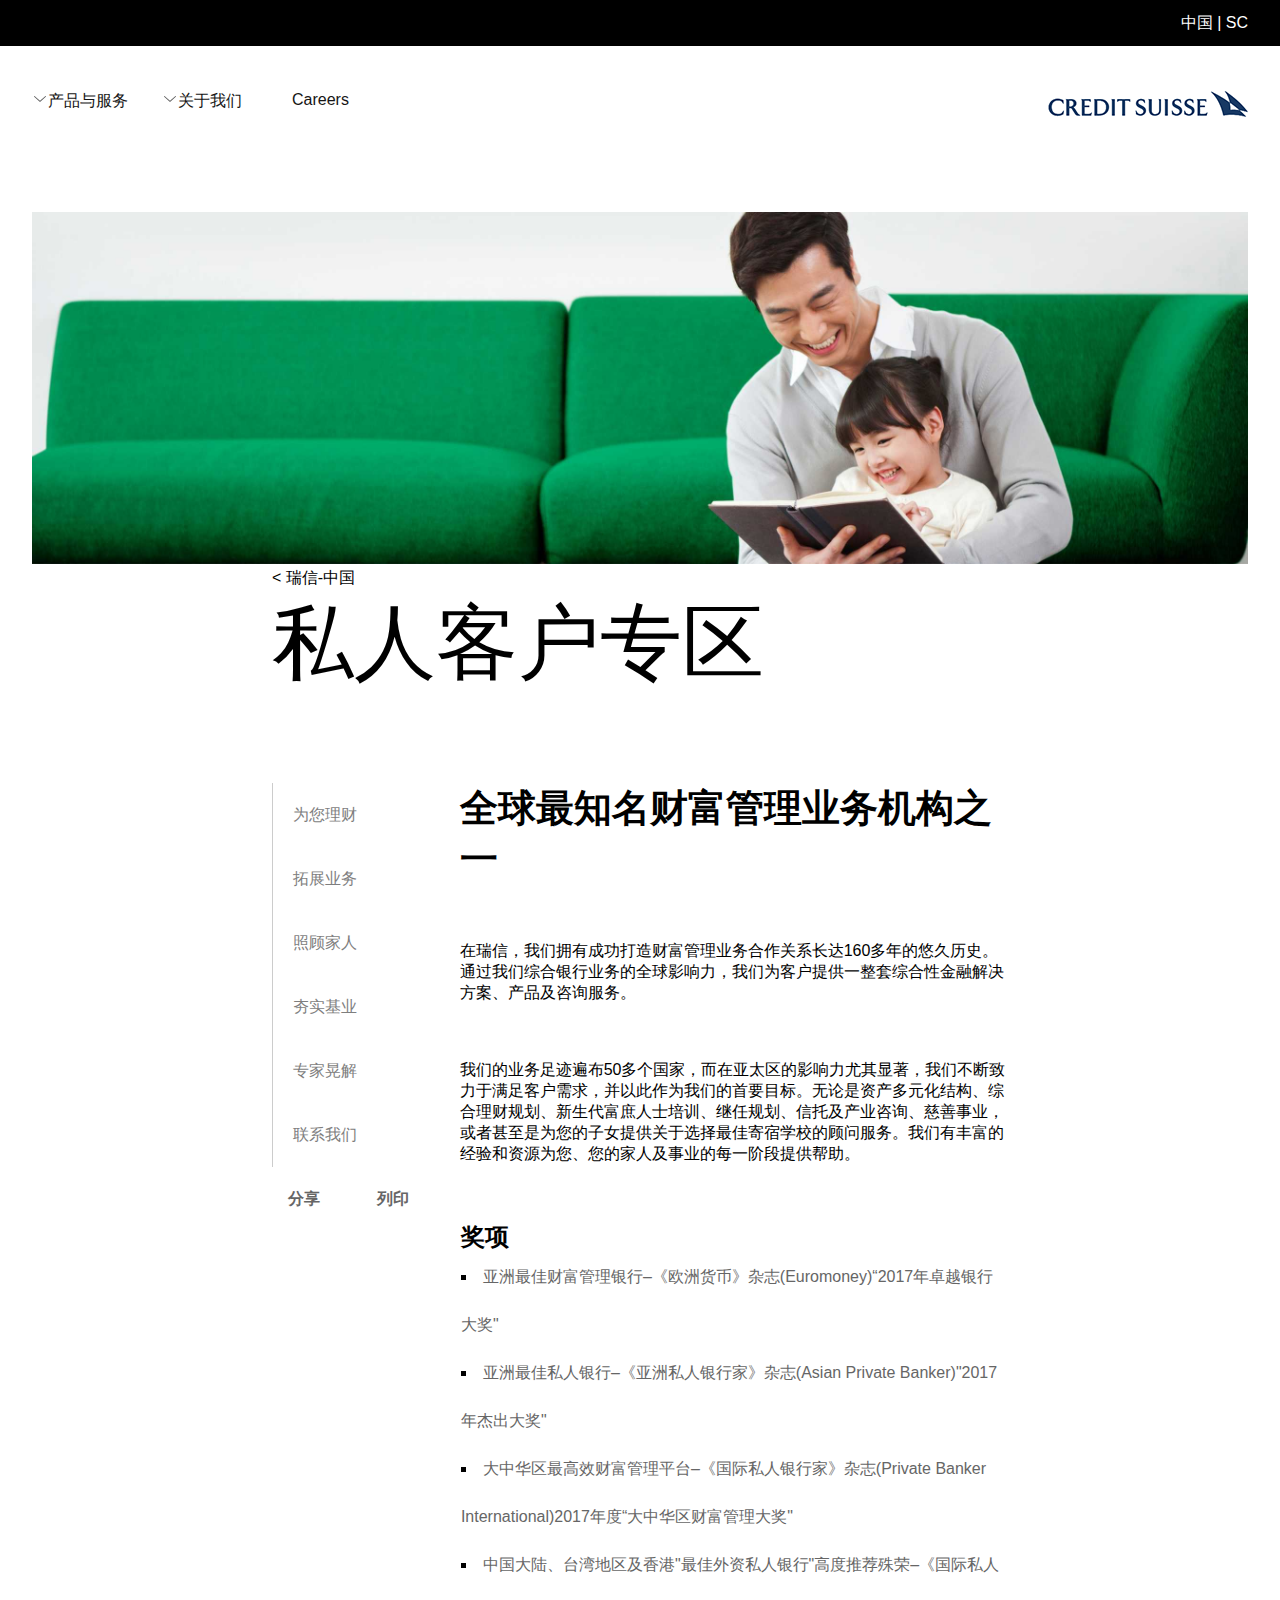
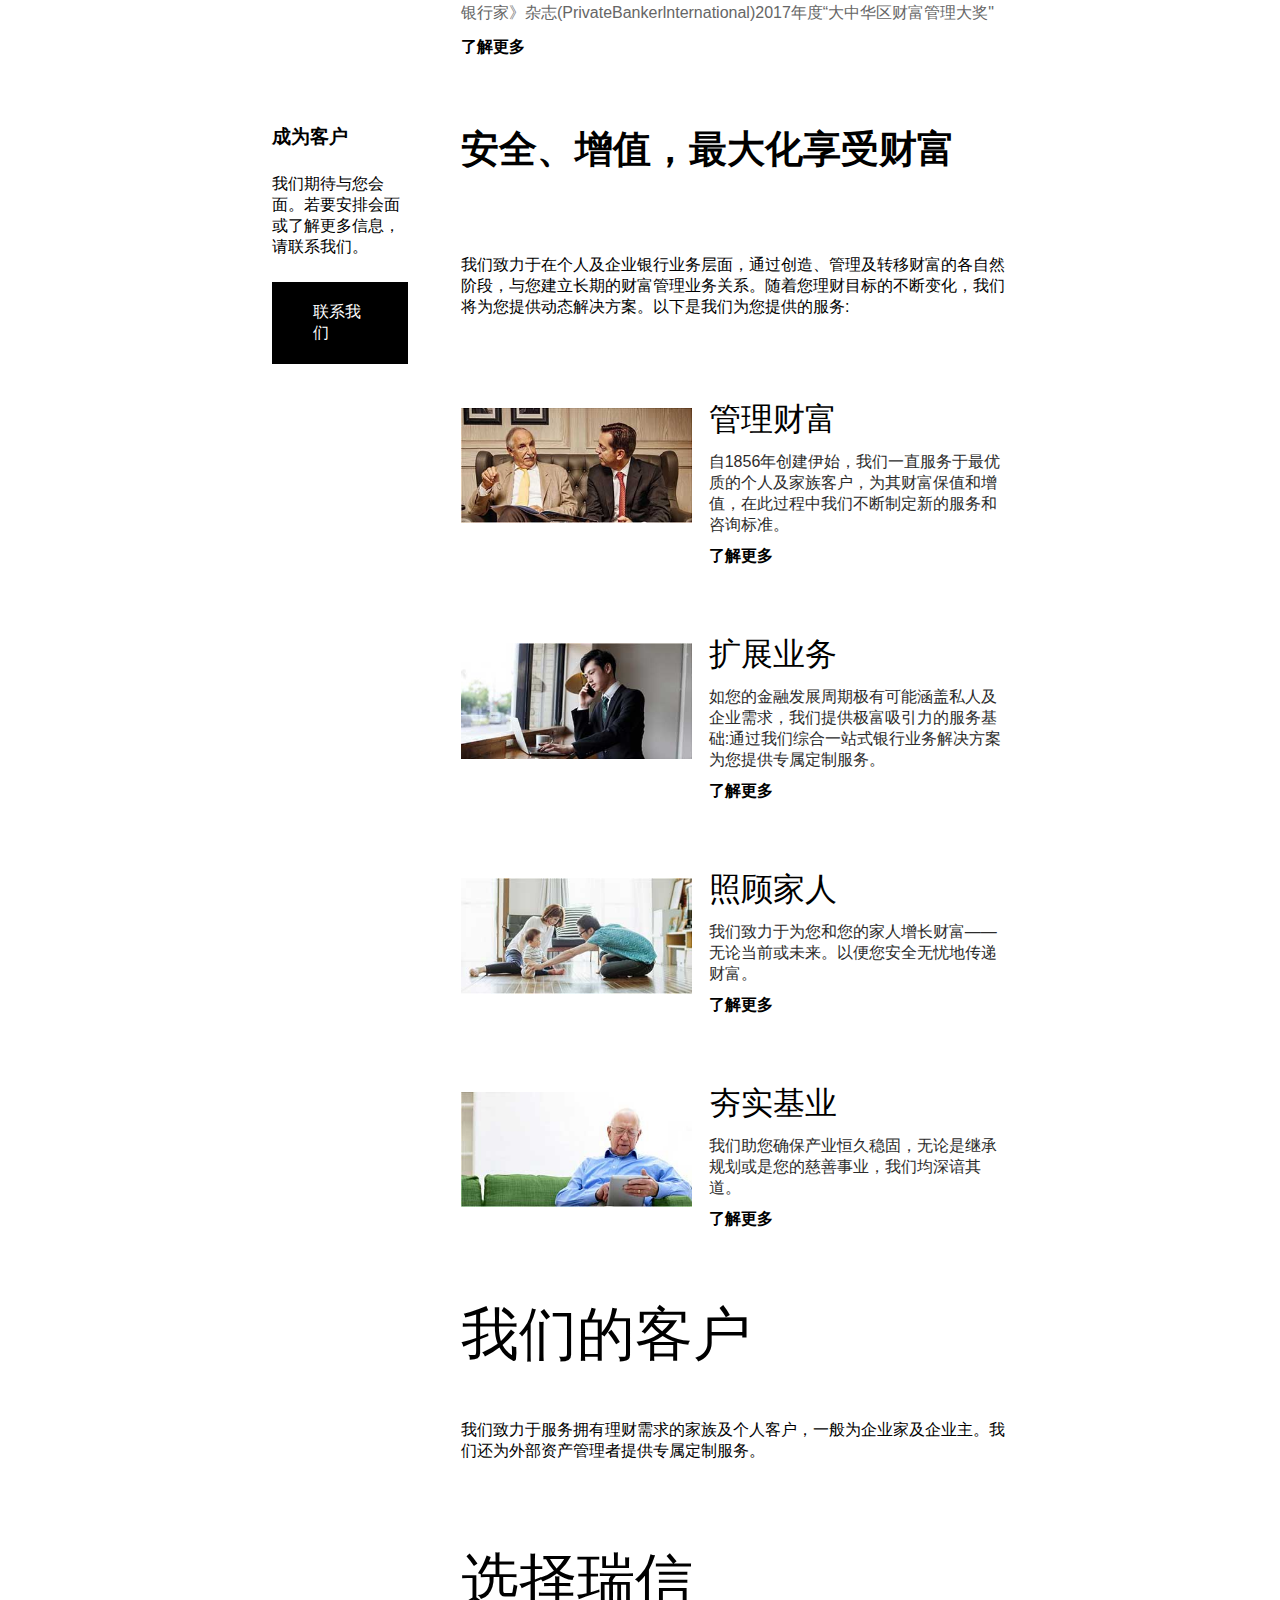
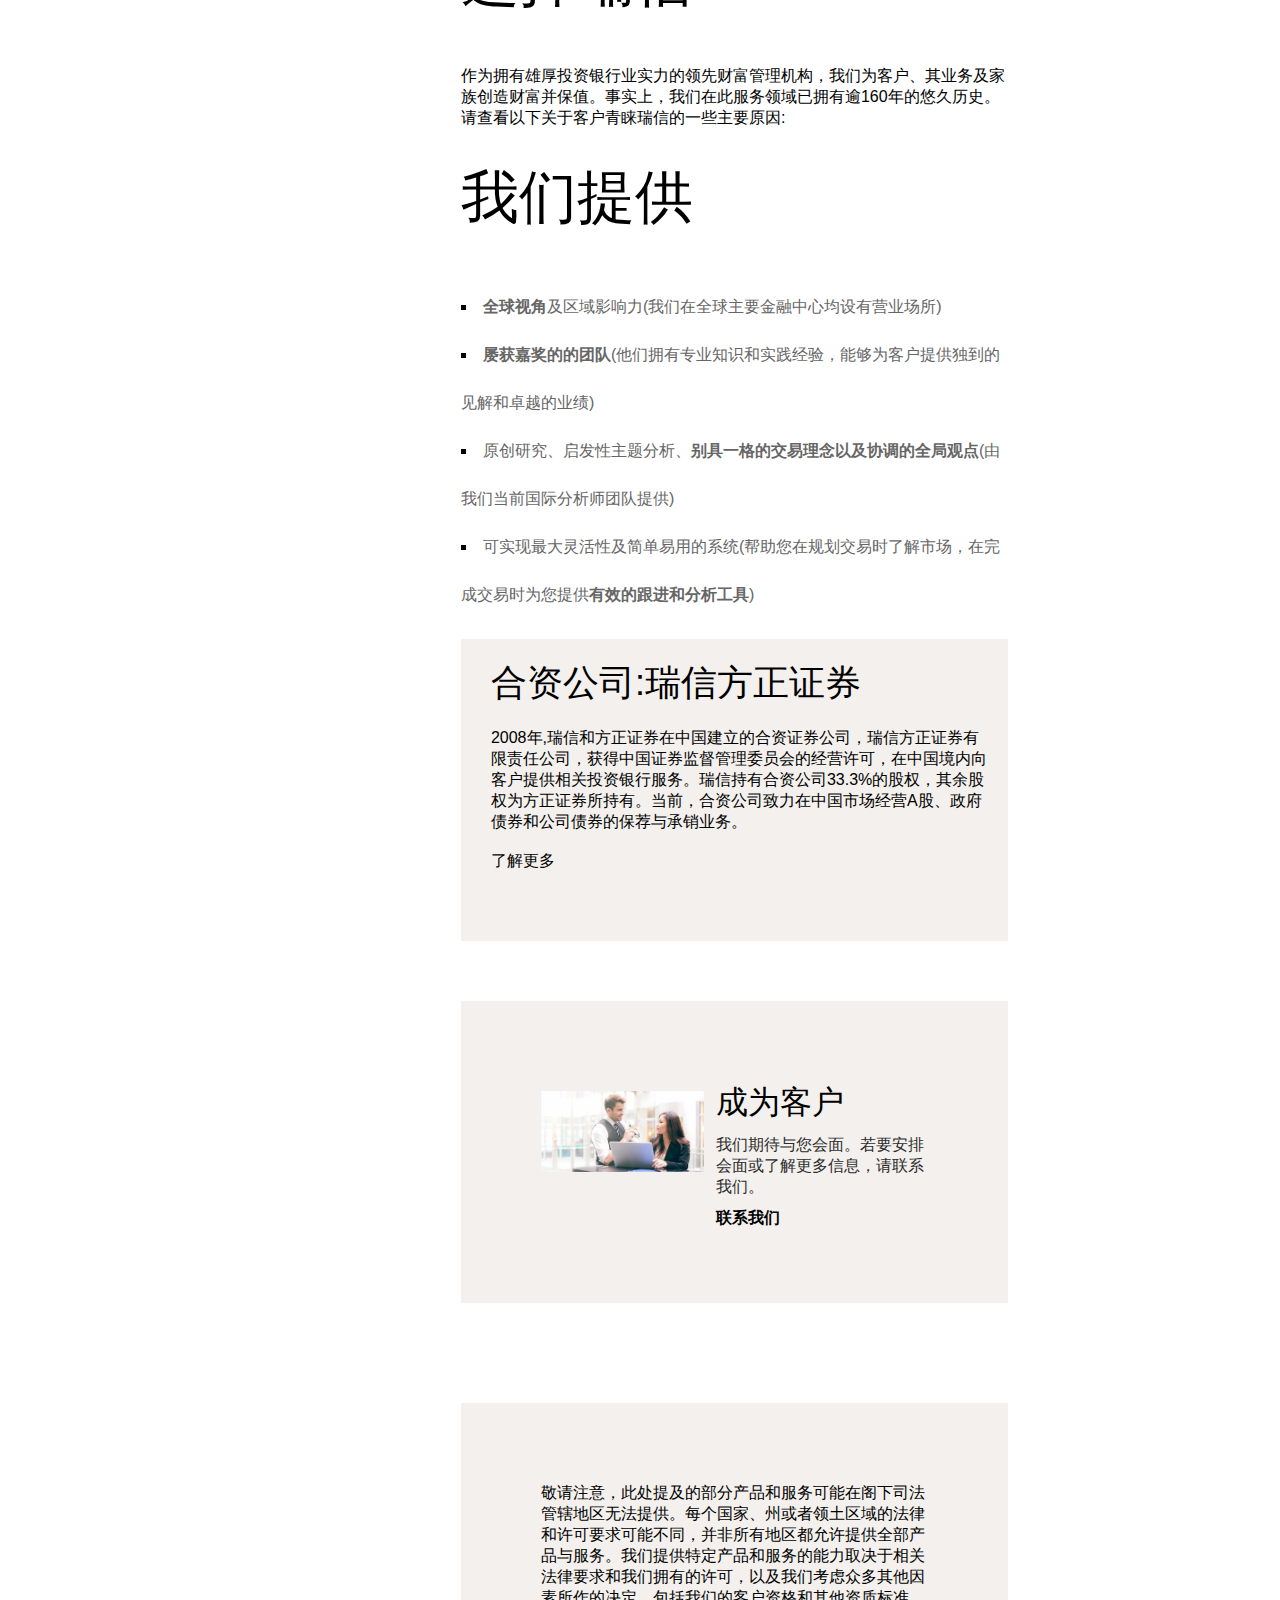
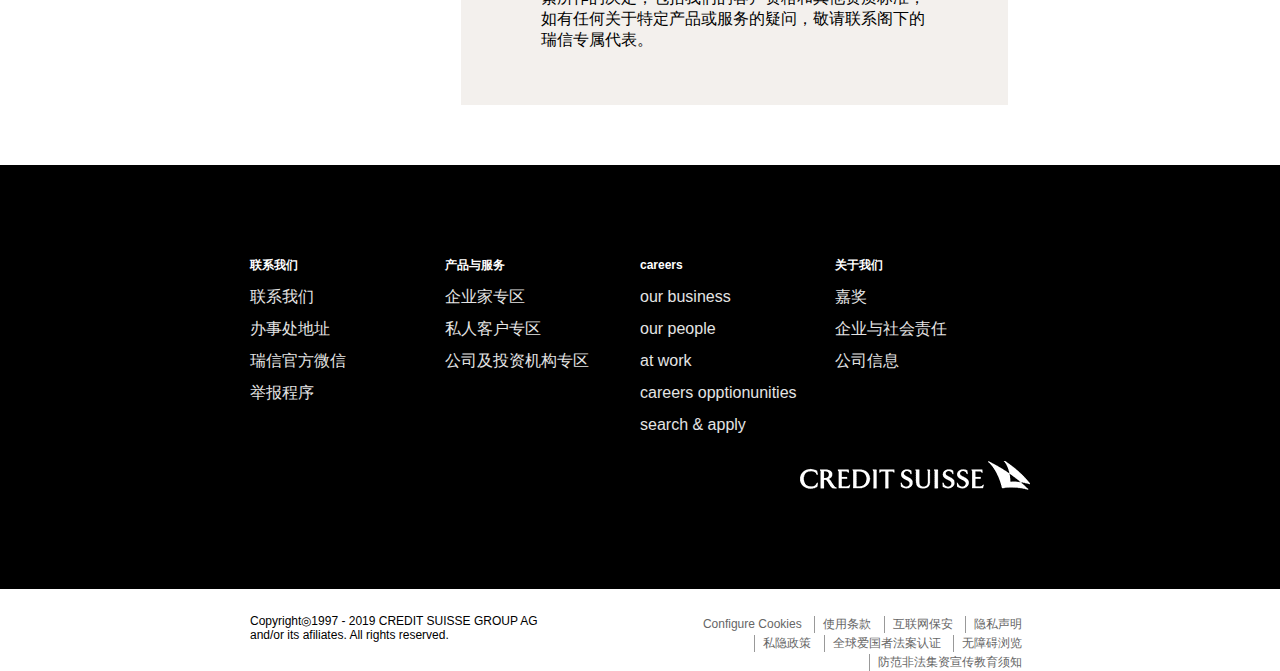
<file: kehu.html>
<!DOCTYPE html>
<html lang="en">

<head>
    <meta charset="UTF-8">
    <meta http-equiv="X-UA-Compatible" content="IE=edge">
    <meta name="viewport" content="width=device-width, initial-scale=1.0">
    <title>客户</title>
    <link rel="stylesheet" href="/css/public.css">
    <link rel="stylesheet" href="/css/kehu.css" type="text/css">
    <script type="text/javascript" src="./js/jquery-3.4.1.min.js"></script>
    <script src="./js/nav.js"></script>
</head>

<body>
    <div class="container">
        <header>
            <div class="topnav">
                <a href="#">中国 | SC</a>
            </div>
            <div class="mainnav">
                <nav>
                    <!-- <ul>
                        <li><span></span><a href="#">产品与服务</a></li>
                        <li><span></span><a href="#">关于我们</a></li>
                        <li><a href="#">Careers</a></li>
                    </ul> -->

                    <ul>
                        <li><span></span><a href="#">产品与服务</a>
                            <ul class="subnav">
                                <li><a href="./touzi.html">公司及投资机构</a></li>
                                <li><a href="./index.html">企业家</a></li>
                                <li><a href="./kehu.html">私人客户</a></li>
                            </ul>

                        </li>
                        <li><span></span><a href="#">关于我们</a>
                            <ul class="subnav">
                                <li><a href="./xinxi.html">公司信息</a></li>
                                <li><a href="./shichang.html">市场前瞻</a></li>
                                <li><a href="./zanzhu1.html">赞助合作</a></li>
                            </ul>
                        </li>
                        <li><a href="#">Careers</a></li>
                    </ul>
                </nav>
                <a class="mainmenu" href="#">menu</a>
                <div class="logo">
                    <img src="images/logo.gif" alt="">
                </div>
            </div>
            <div class="banner">
                <img src="images/kehu1.jpg" alt="">
            </div>
        </header>
        <main>
            <div class="menulink">&lt; <a href="#">瑞信</a>-<a href="#">中国</a></div>
            <div class="entr clearfix">
                <h2 class="bigtitle">私人客户专区</h2>
                <nav class="news-menu">
                    <ul>
                        <li><a href="#">为您理财</a></li>
                        <li><a href="#">拓展业务</a></li>
                        <li><a href="#">照顾家人</a></li>
                        <li><a href="#">夯实基业</a></li>
                        <li><a href="#">专家晃解</a></li>
                        <li><a href="#">联系我们</a></li>
                    </ul>
                    <a href="#" class="share">分享</a><a href="#" class="listprint">列印</a>
                </nav>
                <div class="content">
                    <p class="quanqiu"><b>全球最知名财富管理业务机构之一</b></p>
                    <p class="our">
                        在瑞信，我们拥有成功打造财富管理业务合作关系长达160多年的悠久历史。通过我们综合银行业务的全球影响力，我们为客户提供一整套综合性金融解决方案、产品及咨询服务。</p>
                    <p class="ours">
                        我们的业务足迹遍布50多个国家，而在亚太区的影响力尤其显著，我们不断致力于满足客户需求，并以此作为我们的首要目标。无论是资产多元化结构、综合理财规划、新生代富庶人士培训、继任规划、信托及产业咨询、慈善事业，或者甚至是为您的子女提供关于选择最佳寄宿学校的顾问服务。我们有丰富的经验和资源为您、您的家人及事业的每一阶段提供帮助。
                    </p>
                </div>
                <div class="leibiao">
                    <p class="jiangxiang"><b>奖项</b></p>
                    <ul class="tigong">
                        <li><a href="#">亚洲最佳财富管理银行–《欧洲货币》杂志(Euromoney)“2017年卓越银行大奖"</a></li>
                        <li><a href="#">亚洲最佳私人银行–《亚洲私人银行家》杂志(Asian Private Banker)"2017年杰出大奖"</a></li>
                        <li><a href="#">大中华区最高效财富管理平台–《国际私人银行家》杂志(Private Banker International)2017年度“大中华区财富管理大奖"</a>
                        </li>
                        <li><a
                                href="#">中国大陆、台湾地区及香港"最佳外资私人银行"高度推荐殊荣–《国际私人银行家》杂志(PrivateBankerlnternational)2017年度“大中华区财富管理大奖"</a>
                        </li>
                    </ul>
                    <a href="#" class="liaojie"><b>了解更多</b></a>
                </div>
            </div>
            <div class="main-bot clearfix">
                <div class="main-bot-left">
                    <h3>成为客户</h3>
                    <p class="lianxi">我们期待与您会面。若要安排会面或了解更多信息，请联系我们。</p>
                    <a href="#" class="contact">联系我们</a>
                </div>
                <div class="main-bot-right">
                    <p class="anquan"><b>安全、增值，最大化享受财富</b></p>
                    <p>我们致力于在个人及企业银行业务层面，通过创造、管理及转移财富的各自然阶段，与您建立长期的财富管理业务关系。随着您理财目标的不断变化，我们将为您提供动态解决方案。以下是我们为您提供的服务:</p>
                    <ul class="picnews clearfix">
                        <li class="clearfix">
                            <div class="picbox">
                                <img src="images/kehu2.jpg" alt="">
                            </div>
                            <div class="txtbox">
                                <h4>管理财富</h4>
                                <p>自1856年创建伊始，我们一直服务于最优质的个人及家族客户，为其财富保值和增值，在此过程中我们不断制定新的服务和咨询标准。
                                </p>
                                <a href="#">了解更多</a>
                            </div>
                        </li>
                        <li class="clearfix">
                            <div class="picbox">
                                <img src="images/kehu3.jpg" alt="">
                            </div>
                            <div class="txtbox">
                                <h4>扩展业务</h4>
                                <p>如您的金融发展周期极有可能涵盖私人及企业需求，我们提供极富吸引力的服务基础:通过我们综合一站式银行业务解决方案为您提供专属定制服务。
                                </p>
                                <a href="#">了解更多</a>
                            </div>
                        </li>
                        <li class="clearfix">
                            <div class="picbox">
                                <img src="images/kehu4.jpg" alt="">
                            </div>
                            <div class="txtbox">
                                <h4>照顾家人</h4>
                                <p>我们致力于为您和您的家人增长财富――无论当前或未来。以便您安全无忧地传递财富。
                                </p>
                                <a href="#">了解更多</a>
                            </div>
                        </li>
                        <li class="clearfix">
                            <div class="picbox">
                                <img src="images/kehu5.jpg" alt="">
                            </div>
                            <div class="txtbox">
                                <h4>夯实基业</h4>
                                <p>我们助您确保产业恒久稳固，无论是继承规划或是您的慈善事业，我们均深谙其道。
                                </p>
                                <a href="#">了解更多</a>
                            </div>
                        </li>
                    </ul>
                    <h2>我们的客户</h2>
                    <p>我们致力于服务拥有理财需求的家族及个人客户，一般为企业家及企业主。我们还为外部资产管理者提供专属定制服务。</p>
                    <h2>选择瑞信</h2>
                    <p class="ruixin">
                        作为拥有雄厚投资银行业实力的领先财富管理机构，我们为客户、其业务及家族创造财富并保值。事实上，我们在此服务领域已拥有逾160年的悠久历史。请查看以下关于客户青睐瑞信的一些主要原因:</p>
                    <h2>我们提供</h2>
                    <ul class="tigong">
                        <li><a href="#"><b>全球视角</b>及区域影响力(我们在全球主要金融中心均设有营业场所)</a></li>
                        <li><a href="#"><b>屡获嘉奖的的团队</b>(他们拥有专业知识和实践经验，能够为客户提供独到的见解和卓越的业绩)</a></li>
                        <li><a href="#">原创研究、启发性主题分析、<b>别具一格的交易理念以及协调的全局观点</b>(由我们当前国际分析师团队提供)</a></li>
                        <li><a href="#">可实现最大灵活性及简单易用的系统(帮助您在规划交易时了解市场，在完成交易时为您提供<b>有效的跟进和分析工具</b>)</a></li>
                    </ul>
                    <div class="div1">
                        <p class="hezi">合资公司:瑞信方正证券</p>
                        <p class="erling">
                            2008年,瑞信和方正证券在中国建立的合资证券公司，瑞信方正证券有限责任公司，获得中国证券监督管理委员会的经营许可，在中国境内向客户提供相关投资银行服务。瑞信持有合资公司33.3%的股权，其余股权为方正证券所持有。当前，合资公司致力在中国市场经营A股、政府债券和公司债券的保荐与承销业务。
                        </p>
                        <a href="#" class="liaojie">了解更多</a>
                    </div>
                    <div class="div2">
                        <div class="tuwen">
                            <div class="picbox">
                                <img src="images/touzi6.jpg" alt="">
                            </div>
                            <div class="txtbox">
                                <h4>成为客户</h4>
                                <p class="qidai">我们期待与您会面。若要安排会面或了解更多信息，请联系我们。
                                </p>
                                <a href="#">联系我们</a>
                            </div>
                        </div>
                    </div>
                    <div class="div3">
                        <div class="zuihou">
                            <p>敬请注意，此处提及的部分产品和服务可能在阁下司法管辖地区无法提供。每个国家、州或者领土区域的法律和许可要求可能不同，并非所有地区都允许提供全部产品与服务。我们提供特定产品和服务的能力取决于相关法律要求和我们拥有的许可，以及我们考虑众多其他因素所作的决定，包括我们的客户资格和其他资质标准，如有任何关于特定产品或服务的疑问，敬请联系阁下的瑞信专属代表。
                            </p>
                        </div>
                    </div>
                </div>
            </div>
        </main>
        <footer>
            <div class="footer-top">
                <div class="inner clearfix">
                    <ul>
                        <li>
                            <h4>联系我们</h4>
                        </li>
                        <li><a href="#">联系我们</a></li>
                        <li><a href="#">办事处地址</a></li>
                        <li><a href="#">瑞信官方微信</a></li>
                        <li><a href="#">举报程序</a></li>
                    </ul>
                    <ul>
                        <li>
                            <h4>产品与服务</h4>
                        </li>
                        <li><a href="#">企业家专区</a></li>
                        <li><a href="#">私人客户专区</a></li>
                        <li><a href="#">公司及投资机构专区</a></li>
                    </ul>
                    <ul>
                        <li>
                            <h4>careers</h4>
                        </li>
                        <li><a href="#">our business</a></li>
                        <li><a href="#">our people</a></li>
                        <li><a href="#">at work</a></li>
                        <li><a href="#">careers opptionunities</a></li>
                        <li><a href="#">search & apply</a></li>
                    </ul>
                    <ul>
                        <li>
                            <h4>关于我们</h4>
                        </li>
                        <li><a href="#">嘉奖</a></li>
                        <li><a href="#">企业与社会责任</a></li>
                        <li><a href="#">公司信息</a></li>
                    </ul>
                    <img src="images/logo-zh.gif" alt="" class="logobot">
                </div>
            </div>
            <div class="footer-bot">
                <div class="inner">
                    <div class="copyright">Copyright◎1997 - 2019 CREDIT SUISSE GROUP AG and/or its afiliates. All
                        rights reserved.</div>
                    <div class="sitemap">
                        <ul>
                            <li><a href="#">Configure Cookies</a></li>
                            <li><a href="#">使用条款</a></li>
                            <li><a href="#">互联网保安</a></li>
                            <li><a href="#">隐私声明</a></li>
                            <li><a href="#">私隐政策</a></li>
                            <li><a href="#">全球爱国者法案认证</a></li>
                            <li><a href="#">无障碍浏览</a></li>
                            <li><a href="#">防范非法集资宣传教育须知</a></li>
                        </ul>
                    </div>
                </div>
            </div>
        </footer>
    </div>
</body>

</html>
</file>
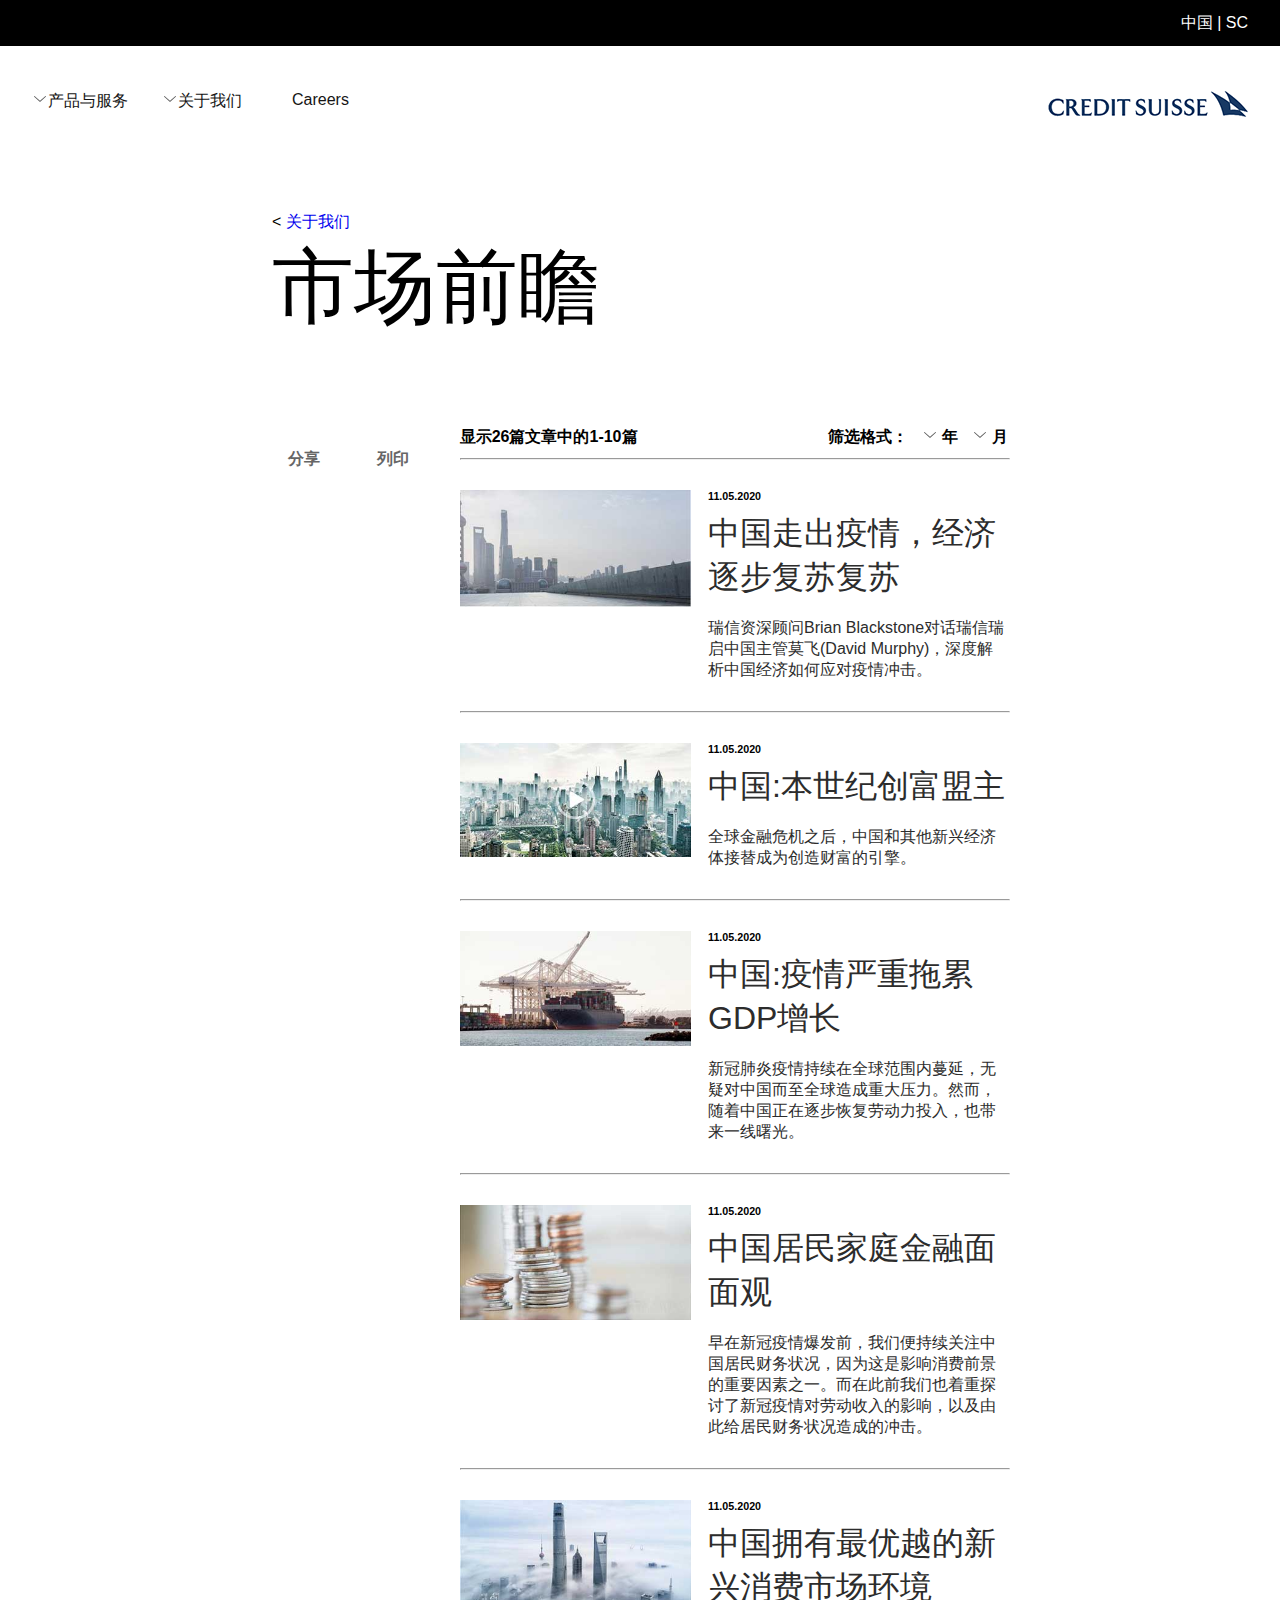
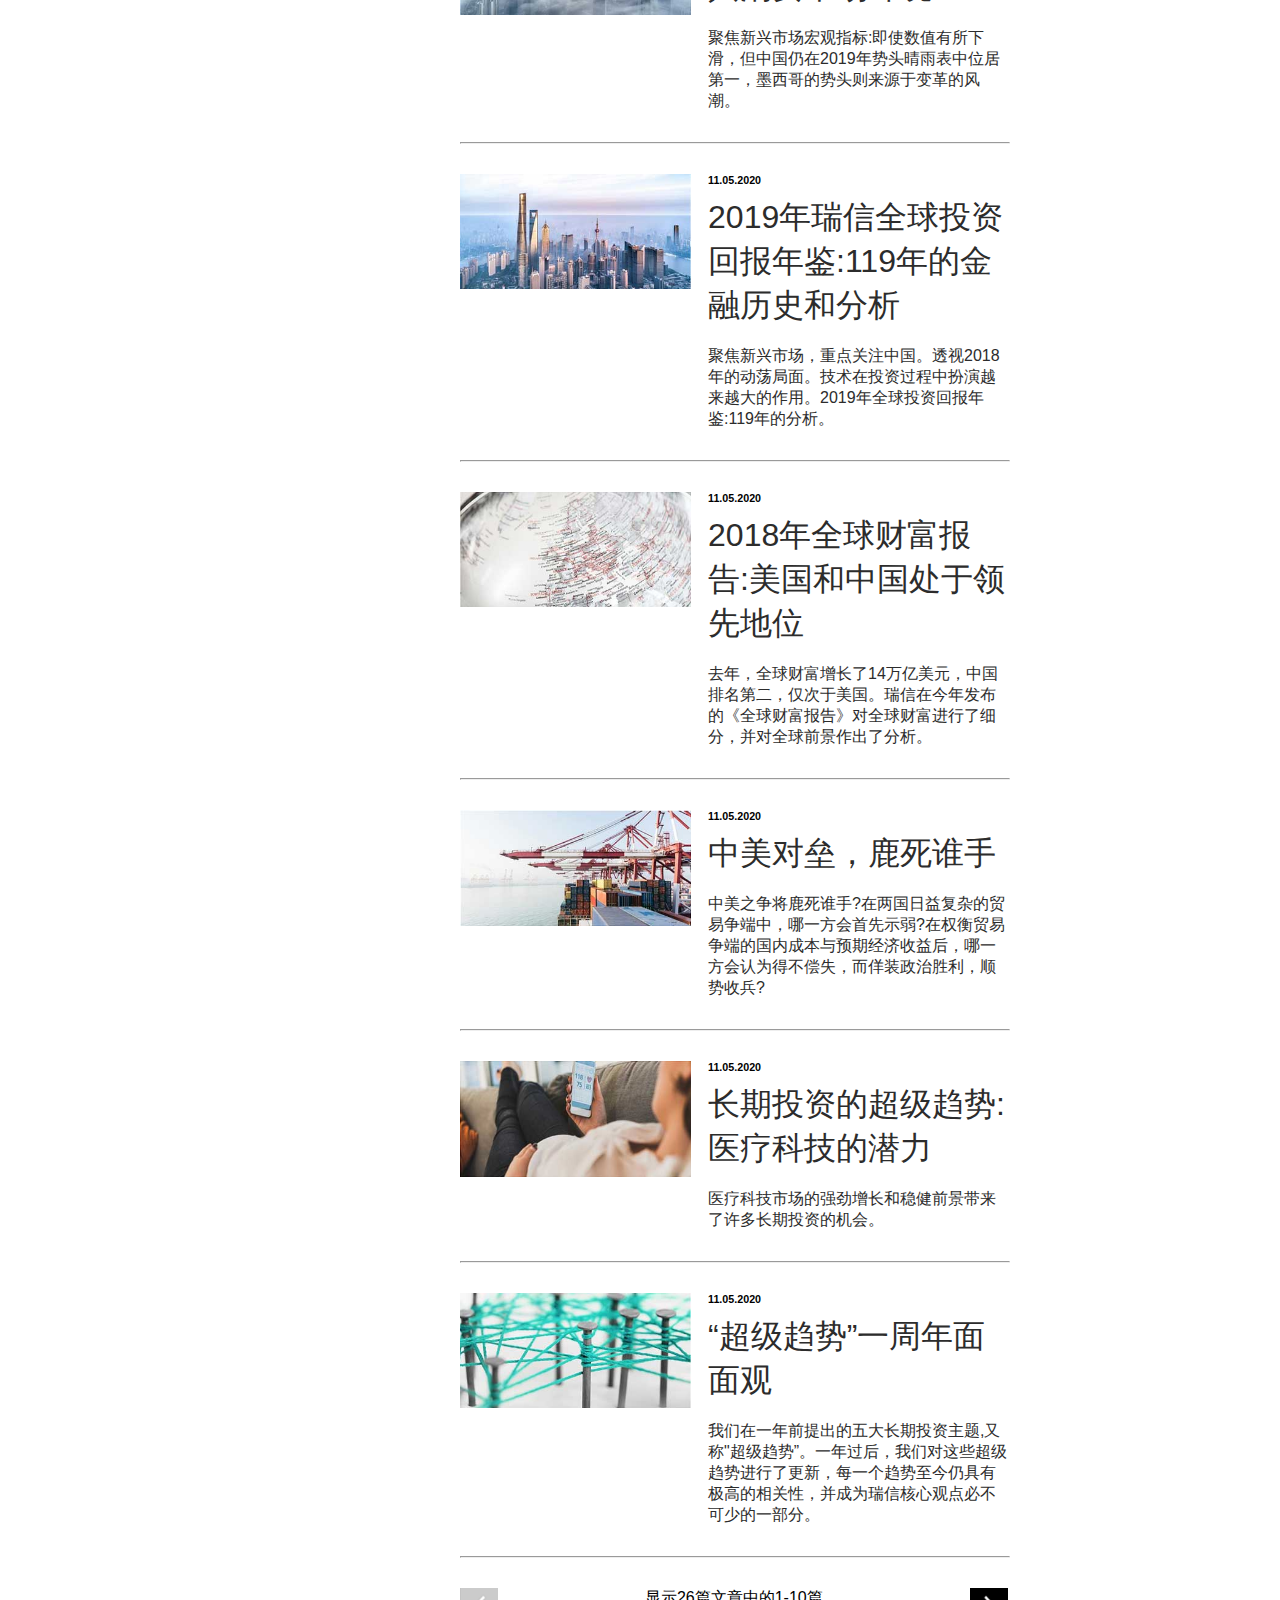
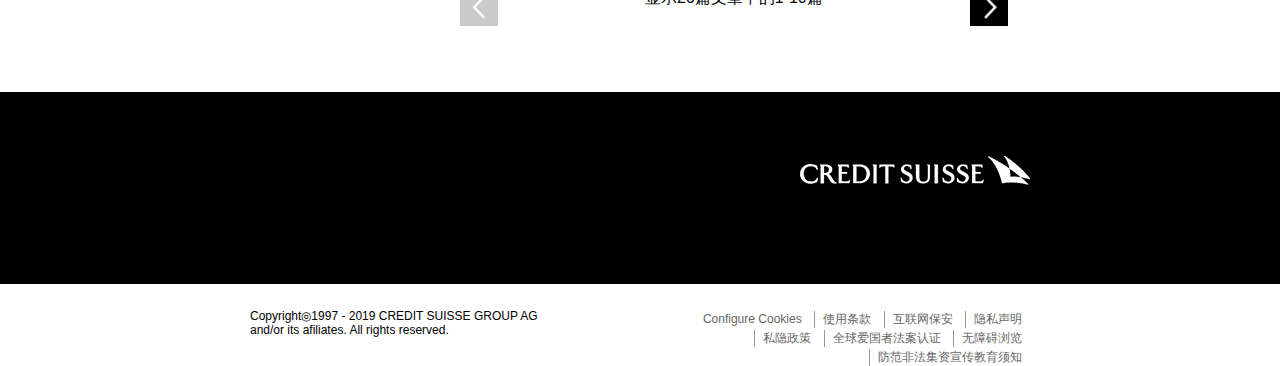
<file: shichang.html>
<!DOCTYPE html>
<html lang="en">

<head>
    <meta charset="UTF-8">
    <meta http-equiv="X-UA-Compatible" content="IE=edge">
    <meta name="viewport" content="width=device-width, initial-scale=1.0">
    <title>市场</title>
    <link rel="stylesheet" href="/css/public.css">
    <link rel="stylesheet" href="/css/shichang.css">
    <script type="text/javascript" src="./js/jquery-3.4.1.min.js"></script>
    <script src="./js/nav.js"></script>
</head>

<body>
    <div class="container">
        <header>
            <!-- <div class="topnav">
                <a href="#" class="a1">Search</a>
                <a href="#">About Us Name | SC</a>
            </div>
            <div class="mainnav">
                <a class="mainmenu" href="#">menu</a>
                <div class="logo">
                    <img src="images/logo.gif" alt="">
                </div>
            </div> -->

            <div class="topnav">
                <a href="#">中国 | SC</a>
            </div>
            <div class="mainnav">
                <nav>
                    <ul>
                        <li><span></span><a href="#">产品与服务</a>
                            <ul class="subnav">
                                <li><a href="./touzi.html">公司及投资机构</a></li>
                                <li><a href="./index.html">企业家</a></li>
                                <li><a href="./kehu.html">私人客户</a></li>
                            </ul>

                        </li>
                        <li><span></span><a href="#">关于我们</a>
                            <ul class="subnav">
                                <li><a href="./xinxi.html">公司信息</a></li>
                                <li><a href="./shichang.html">市场前瞻</a></li>
                                <li><a href="./zanzhu1.html">赞助合作</a></li>
                            </ul>
                        </li>
                        <li><a href="#">Careers</a></li>
                    </ul>
                </nav>
                <a class="mainmenu" href="#">menu</a>
                <div class="logo">
                    <img src="images/logo.gif" alt="">
                </div>
            </div>
            <div class="banner">
                <!-- <img src="images/banner.png" alt=""> -->
            </div>
        </header>
        <main>
            <div class="menulink">&lt; <a href="#">关于我们</a></div>
            <div class="entr clearfix">
                <h2 class="bigtitle">市场前瞻</h2>
                <nav class="news-menu">
                    <a href="#" class="share">分享</a><a href="#" class="listprint">列印</a>
                </nav>
                <div class="content">
                    <div class="main-bot-right">
                        <div class="d1">
                            <div class=left>
                                <h4>显示26篇文章中的1-10篇</h4>
                            </div>
                            <div class="right">
                                <h4>筛选格式： &nbsp;&nbsp;<span></span> 年 &nbsp;&nbsp;<span></span> 月</h4>
                            </div>
                            <hr>
                        </div>
                        <ul class="picnews clearfix">
                            <li class="clearfix">
                                <div class="picbox">
                                    <img src="images/shichang1.jpg" alt="">
                                </div>
                                <div class="txtbox">
                                    <h6>11.05.2020</h6>
                                    <p class="txt">中国走出疫情，经济逐步复苏复苏</p>
                                    <p>瑞信资深顾问Brian Blackstone对话瑞信瑞启中国主管莫飞(David Murphy)，深度解析中国经济如何应对疫情冲击。</p>
                                </div>
                            </li>
                            <hr>
                            <li class="clearfix">
                                <div class="picbox">
                                    <img src="images/shichang2.jpg" alt="">
                                </div>
                                <div class="txtbox">
                                    <h6>11.05.2020</h6>
                                    <p class="txt">中国:本世纪创富盟主</p>
                                    <p>全球金融危机之后，中国和其他新兴经济体接替成为创造财富的引擎。</p>
                                </div>
                            </li>
                            <hr>
                            <li class="clearfix">
                                <div class="picbox">
                                    <img src="images/shichang3.jpg" alt="">
                                </div>
                                <div class="txtbox">
                                    <h6>11.05.2020</h6>
                                    <p class="txt">中国:疫情严重拖累GDP增长</p>
                                    <p>新冠肺炎疫情持续在全球范围内蔓延，无疑对中国而至全球造成重大压力。然而，随着中国正在逐步恢复劳动力投入，也带来一线曙光。</p>
                                </div>
                            </li>
                            <hr>
                            <li class="clearfix">
                                <div class="picbox">
                                    <img src="images/shichang4.jpg" alt="">
                                </div>
                                <div class="txtbox">
                                    <h6>11.05.2020</h6>
                                    <p class="txt">中国居民家庭金融面面观</p>
                                    <p>早在新冠疫情爆发前，我们便持续关注中国居民财务状况，因为这是影响消费前景的重要因素之一。而在此前我们也着重探讨了新冠疫情对劳动收入的影响，以及由此给居民财务状况造成的冲击。
                                    </p>
                                </div>
                            </li>
                            <hr>
                            <li class="clearfix">
                                <div class="picbox">
                                    <img src="images/shichang5.jpg" alt="">
                                </div>
                                <div class="txtbox">
                                    <h6>11.05.2020</h6>
                                    <p class="txt">中国拥有最优越的新兴消费市场环境</p>
                                    <p>聚焦新兴市场宏观指标:即使数值有所下滑，但中国仍在2019年势头晴雨表中位居第一，墨西哥的势头则来源于变革的风潮。</p>
                                </div>
                            </li>
                            <hr>
                            <li class="clearfix">
                                <div class="picbox">
                                    <img src="images/shichang6.jpg" alt="">
                                </div>
                                <div class="txtbox">
                                    <h6>11.05.2020</h6>
                                    <p class="txt">2019年瑞信全球投资回报年鉴:119年的金融历史和分析</p>
                                    <p>聚焦新兴市场，重点关注中国。透视2018年的动荡局面。技术在投资过程中扮演越来越大的作用。2019年全球投资回报年鉴:119年的分析。</p>
                                </div>
                            </li>
                            <hr>
                            <li class="clearfix">
                                <div class="picbox">
                                    <img src="images/shichang7.jpg" alt="">
                                </div>
                                <div class="txtbox">
                                    <h6>11.05.2020</h6>
                                    <p class="txt">2018年全球财富报告:美国和中国处于领先地位</p>
                                    <p>去年，全球财富增长了14万亿美元，中国排名第二，仅次于美国。瑞信在今年发布的《全球财富报告》对全球财富进行了细分，并对全球前景作出了分析。</p>
                                </div>
                            </li>
                            <hr>
                            <li class="clearfix">
                                <div class="picbox">
                                    <img src="images/shichang8.jpg" alt="">
                                </div>
                                <div class="txtbox">
                                    <h6>11.05.2020</h6>
                                    <p class="txt">中美对垒，鹿死谁手</p>
                                    <p>中美之争将鹿死谁手?在两国日益复杂的贸易争端中，哪一方会首先示弱?在权衡贸易争端的国内成本与预期经济收益后，哪一方会认为得不偿失，而佯装政治胜利，顺势收兵?
                                    </p>
                                </div>
                            </li>
                            <hr>
                            <li class="clearfix">
                                <div class="picbox">
                                    <img src="images/shichang9.jpg" alt="">
                                </div>
                                <div class="txtbox">
                                    <h6>11.05.2020</h6>
                                    <p class="txt">长期投资的超级趋势:医疗科技的潜力
                                    </p>
                                    <p>医疗科技市场的强劲增长和稳健前景带来了许多长期投资的机会。</p>
                                </div>
                            </li>
                            <hr>
                            <li class="clearfix">
                                <div class="picbox">
                                    <img src="images/shichang10.jpg" alt="">
                                </div>
                                <div class="txtbox">
                                    <h6>11.05.2020</h6>
                                    <p class="txt">“超级趋势”一周年面面观</p>
                                    <p>我们在一年前提出的五大长期投资主题,又称"超级趋势”。一年过后，我们对这些超级趋势进行了更新，每一个趋势至今仍具有极高的相关性，并成为瑞信核心观点必不可少的一部分。
                                    </p>
                                </div>
                            </li>
                            <hr>
                        </ul>
                        <div class="zuihou">
                            <div class="xiala-left">
                                <img src="images/left.gif" alt="">
                            </div>
                            显示26篇文章中的1-10篇
                            <div class="xiala-right">
                                <img src="images/right.gif" alt="">
                            </div>
                        </div>
                    </div>
                </div>
            </div>
        </main>
        <footer>
            <div class="footer-top">
                <div class="inner clearfix">
                    <img src="images/logo-zh.gif" alt="" class="logobot">
                </div>
            </div>
            <div class="footer-bot">
                <div class="inner">
                    <div class="copyright">Copyright◎1997 - 2019 CREDIT SUISSE GROUP AG and/or its afiliates. All rights
                        reserved.</div>
                    <div class="sitemap">
                        <ul>
                            <li><a href="#">Configure Cookies</a></li>
                            <li><a href="#">使用条款</a></li>
                            <li><a href="#">互联网保安</a></li>
                            <li><a href="#">隐私声明</a></li>
                            <li><a href="#">私隐政策</a></li>
                            <li><a href="#">全球爱国者法案认证</a></li>
                            <li><a href="#">无障碍浏览</a></li>
                            <li><a href="#">防范非法集资宣传教育须知</a></li>
                        </ul>
                    </div>
                </div>
            </div>
        </footer>
    </div>

</body>

</html>
</file>
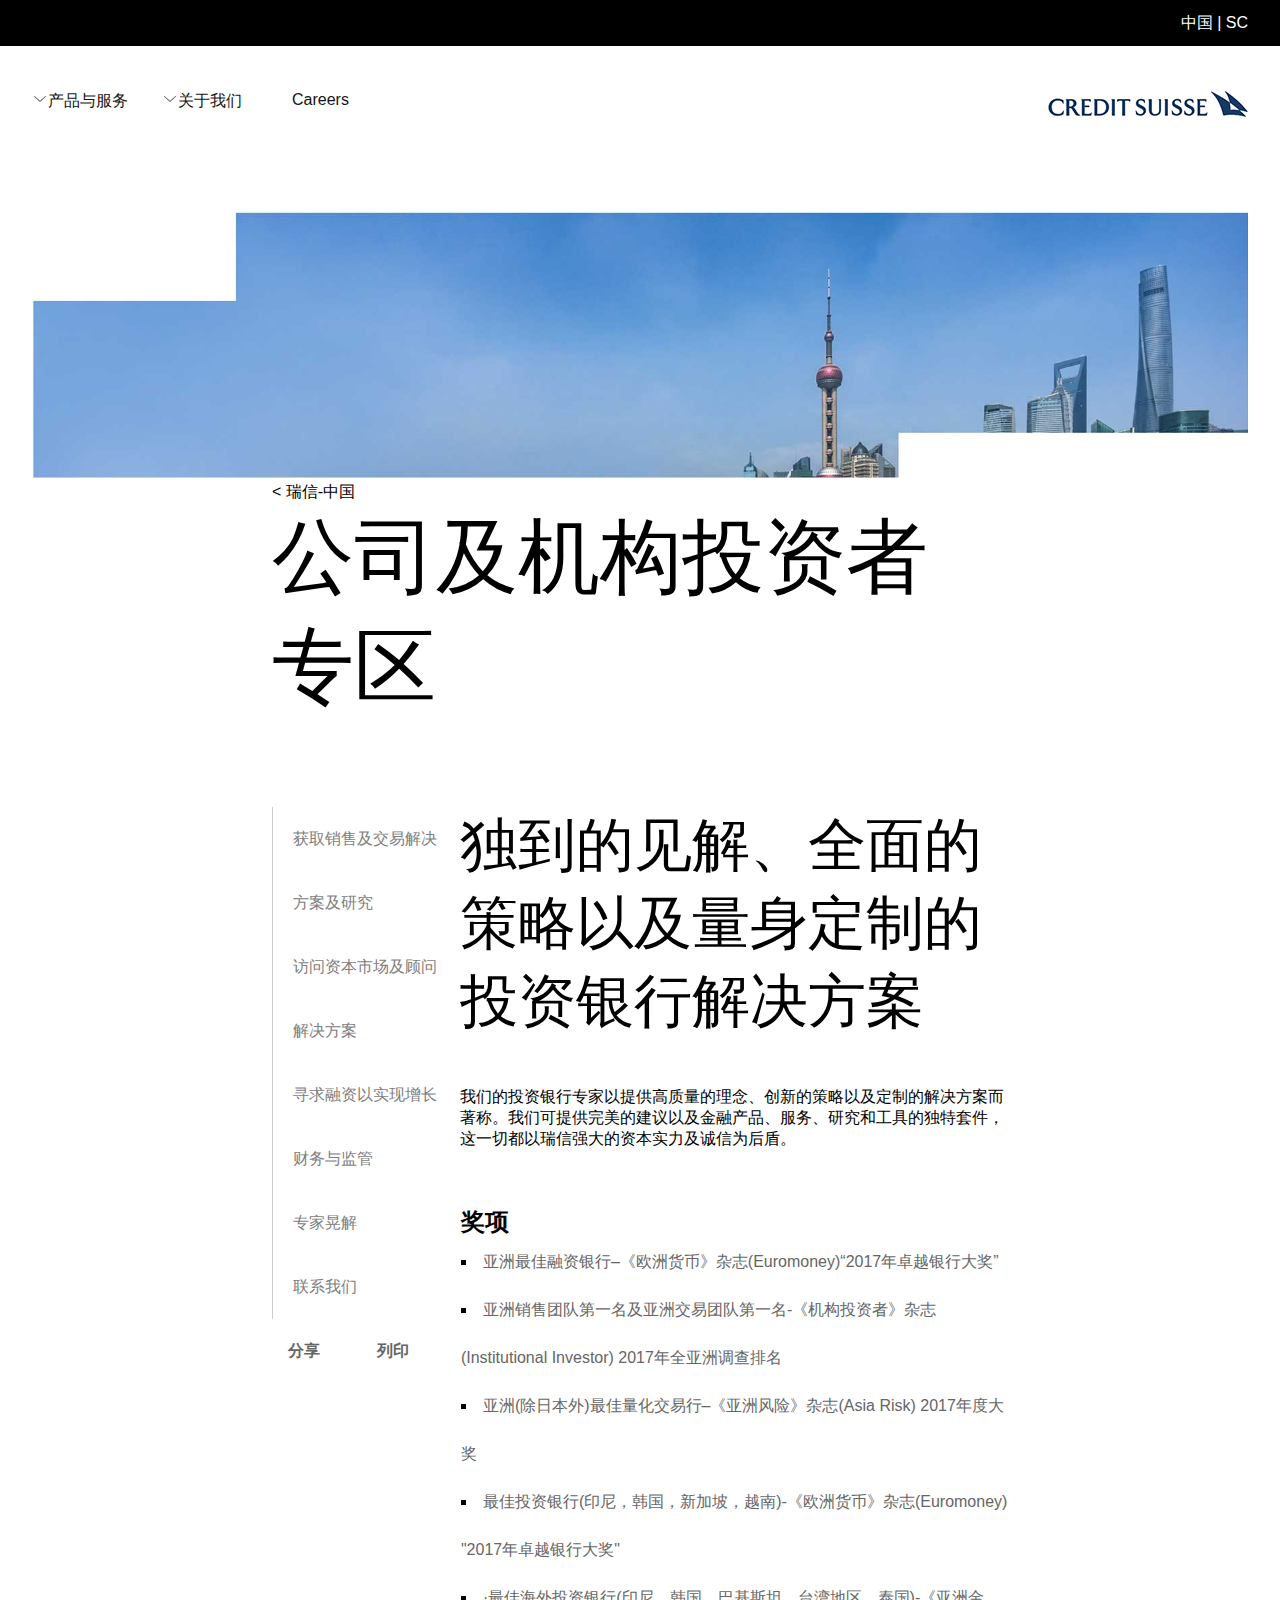
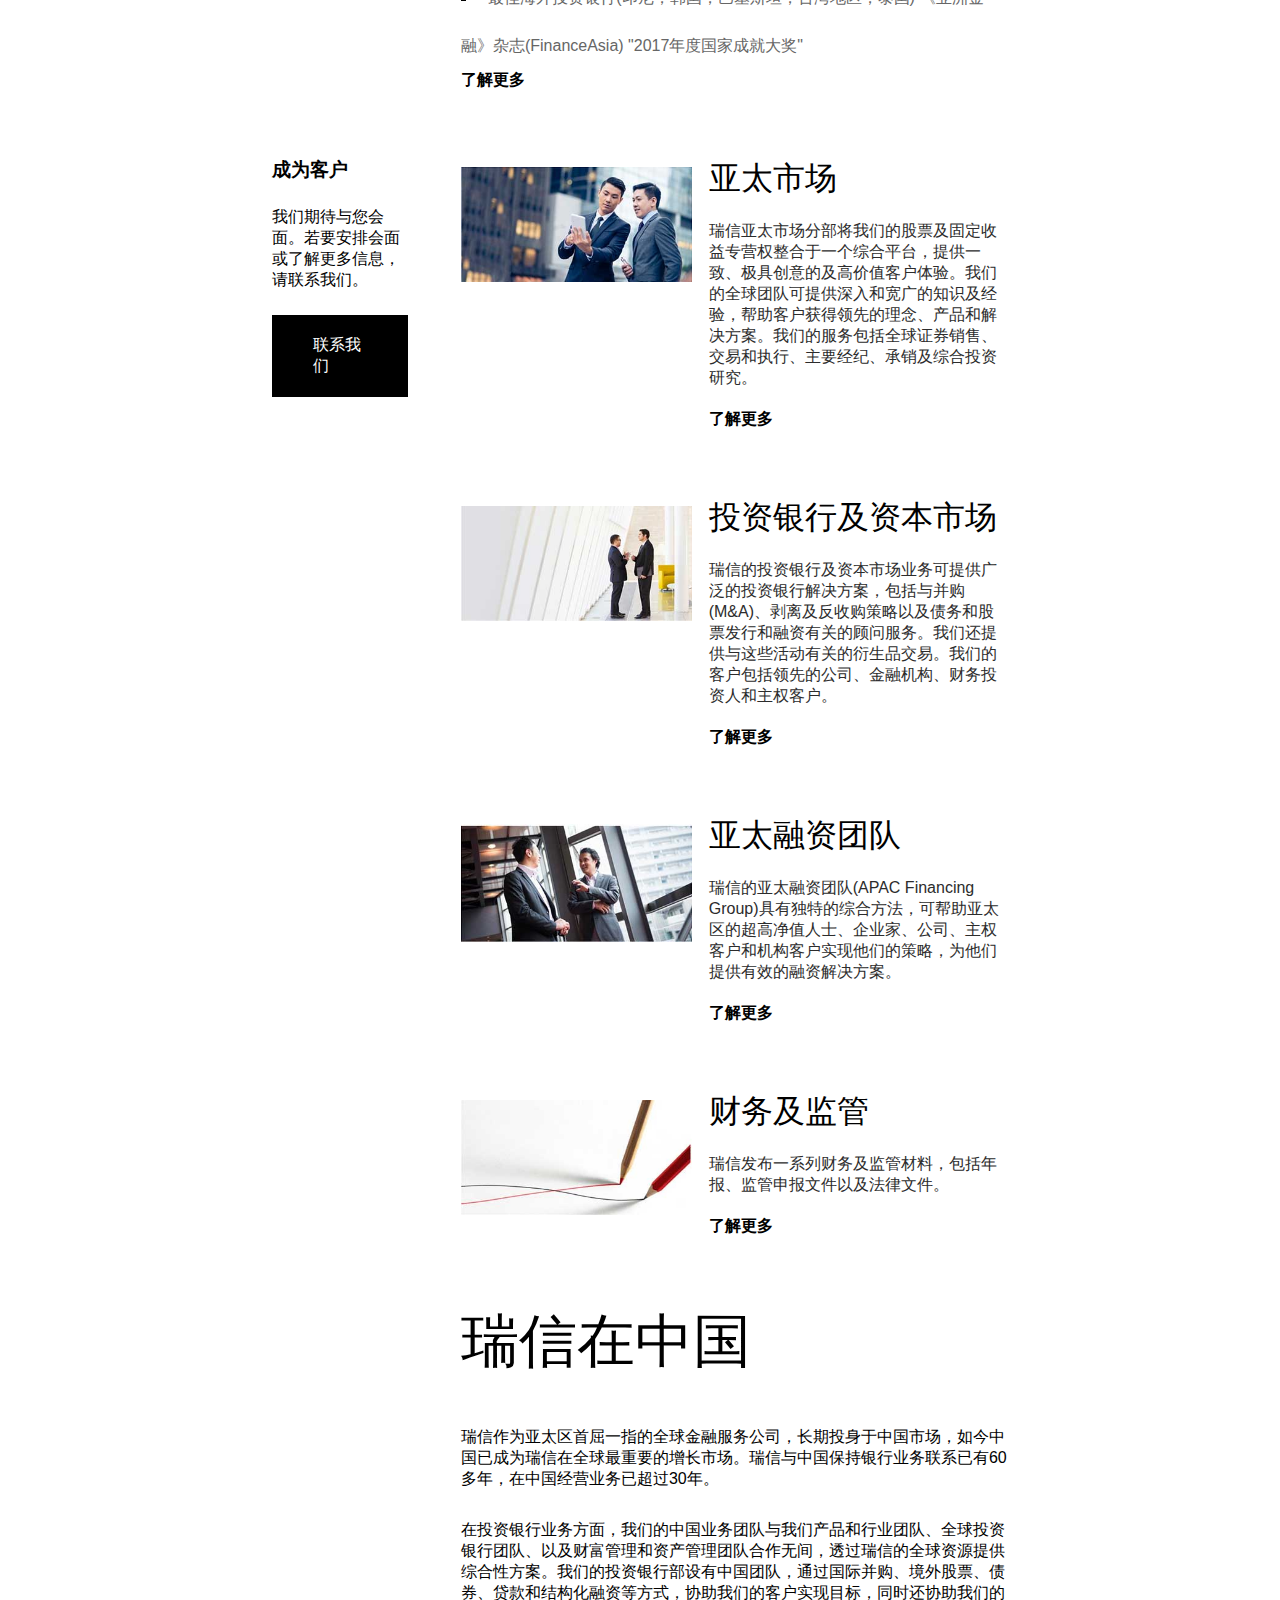
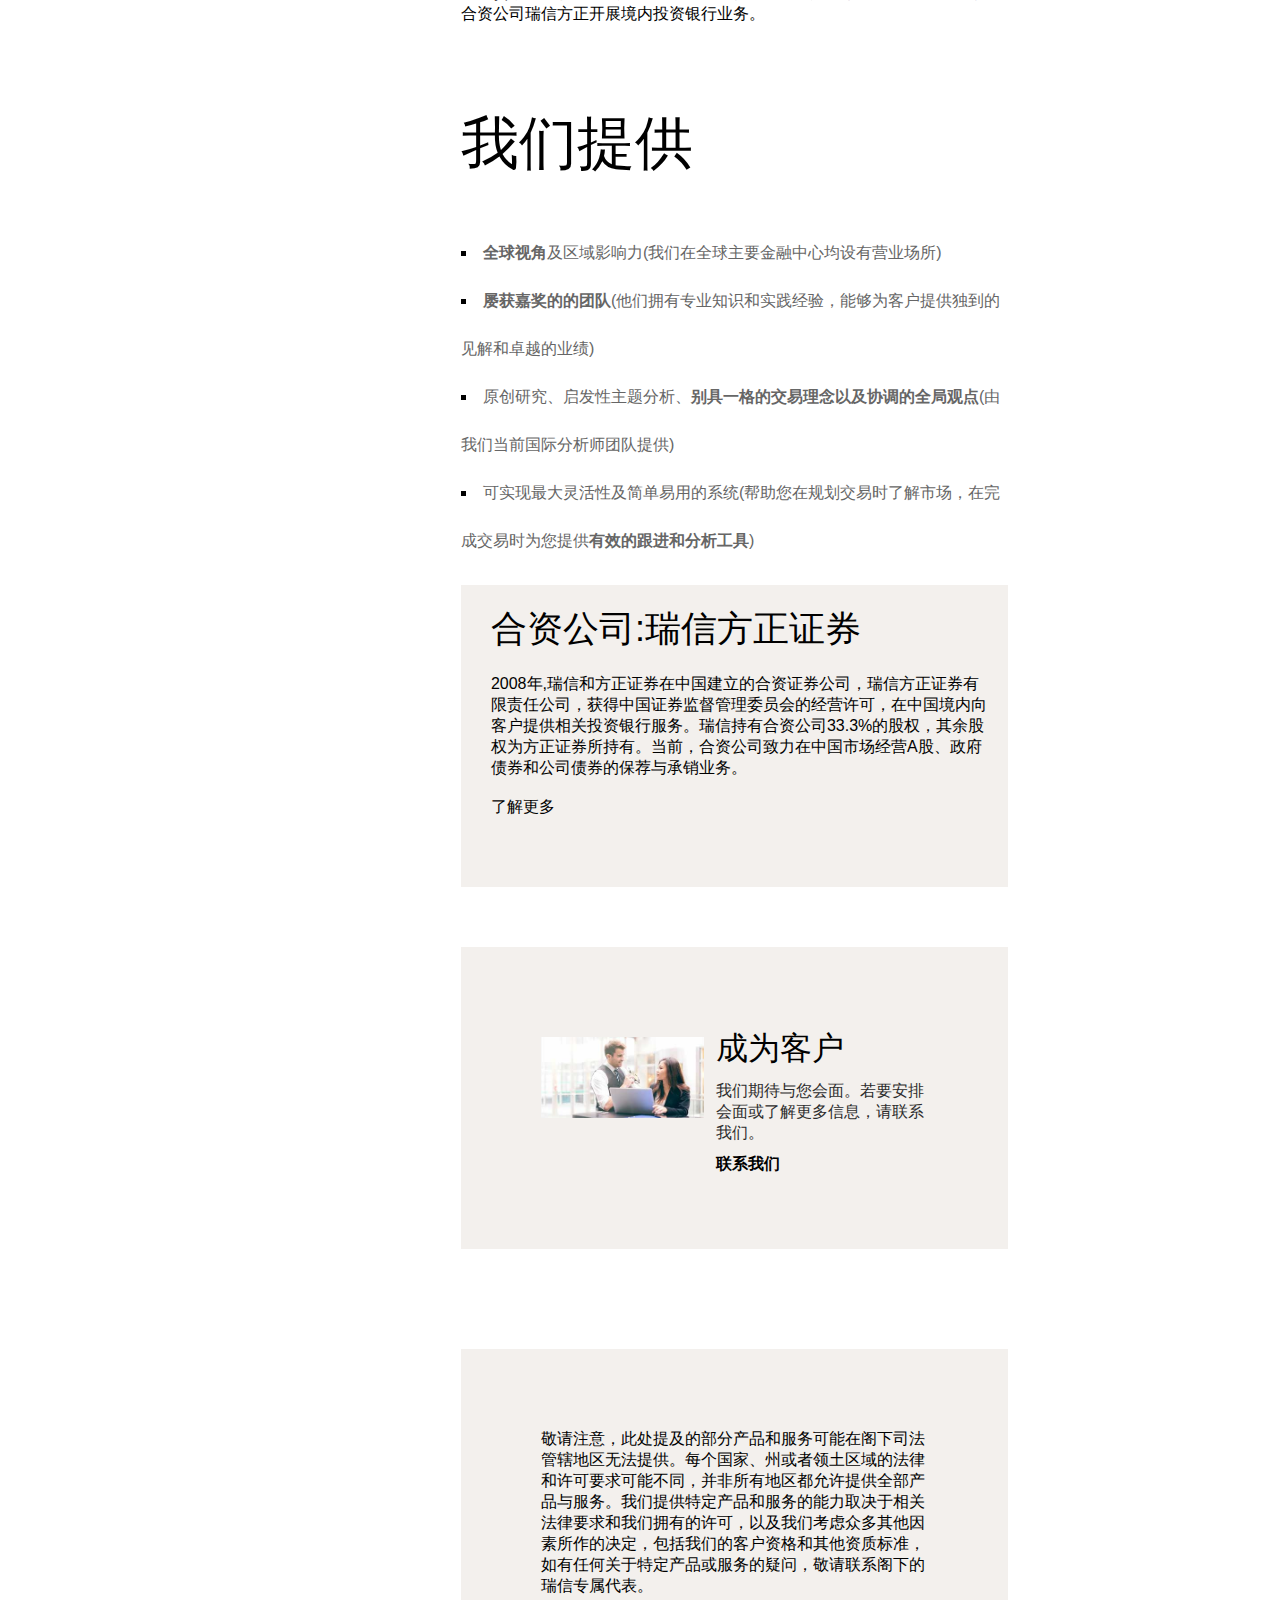
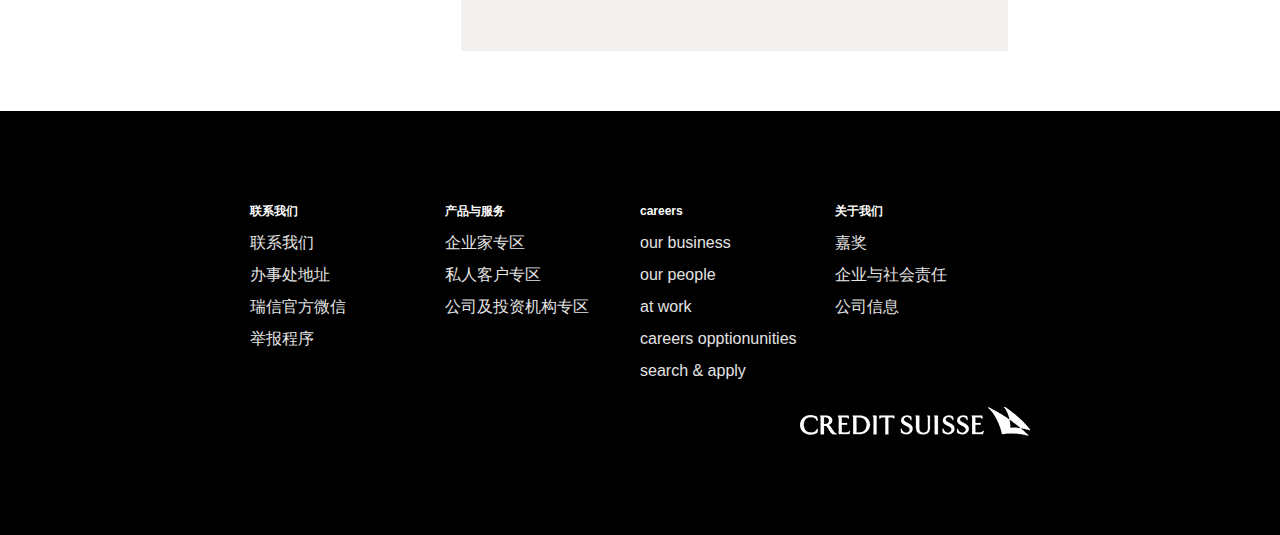
<file: touzi.html>
<!DOCTYPE html>
<html lang="en">

<head>
    <meta charset="UTF-8">
    <meta http-equiv="X-UA-Compatible" content="IE=edge">
    <meta name="viewport" content="width=device-width, initial-scale=1.0">
    <title>投资</title>
    <link rel="stylesheet" href="/css/public.css">
    <link rel="stylesheet" href="/css/touzi.css" type="text/css">
    <script type="text/javascript" src="./js/jquery-3.4.1.min.js"></script>
    <script src="./js/nav.js"></script>
</head>

<body>
    <div class="container">
        <header>
            <div class="topnav">
                <a href="#">中国 | SC</a>
            </div>
            <div class="mainnav">
                <nav>
                    <!-- <ul>
                        <li><span></span><a href="#">产品与服务</a></li>
                        <li><span></span><a href="#">关于我们</a></li>
                        <li><a href="#">Careers</a></li>
                    </ul> -->
                    <ul>
                        <li><span></span><a href="#">产品与服务</a>
                            <ul class="subnav">
                                <li><a href="./touzi.html">公司及投资机构</a></li>
                                <li><a href="./index.html">企业家</a></li>
                                <li><a href="./kehu.html">私人客户</a></li>
                            </ul>

                        </li>
                        <li><span></span><a href="#">关于我们</a>
                            <ul class="subnav">
                                <li><a href="./xinxi.html">公司信息</a></li>
                                <li><a href="./shichang.html">市场前瞻</a></li>
                                <li><a href="./zanzhu1.html">赞助合作</a></li>
                            </ul>
                        </li>
                        <li><a href="#">Careers</a></li>
                    </ul>
                </nav>
                <a class="mainmenu" href="#">menu</a>
                <div class="logo">
                    <img src="images/logo.gif" alt="">
                </div>
            </div>
            <div class="banner">
                <img src="images/touzi1.jpg" alt="">
            </div>
        </header>
        <main>
            <div class="menulink">&lt; <a href="#">瑞信</a>-<a href="#">中国</a></div>
            <div class="entr clearfix">
                <h2 class="bigtitle">公司及机构投资者专区</h2>
                <nav class="news-menu">
                    <ul>
                        <li><a href="#">获取销售及交易解决方案及研究</a></li>
                        <li><a href="#">访问资本市场及顾问解决方案</a></li>
                        <li><a href="#">寻求融资以实现增长</a></li>
                        <li><a href="#">财务与监管</a></li>
                        <li><a href="#">专家晃解</a></li>
                        <li><a href="#">联系我们</a></li>
                    </ul>
                    <a href="#" class="share">分享</a><a href="#" class="listprint">列印</a>
                </nav>
                <div class="content">
                    <h2>独到的见解、全面的策略以及量身定制的投资银行解决方案</h2>
                    <p class="our">
                        我们的投资银行专家以提供高质量的理念、创新的策略以及定制的解决方案而著称。我们可提供完美的建议以及金融产品、服务、研究和工具的独特套件，这一切都以瑞信强大的资本实力及诚信为后盾。</p>
                </div>
                <div class="leibiao">
                    <p class="jiangxiang"><b>奖项</b></p>
                    <ul class="tigong">
                        <li><a href="#">亚洲最佳融资银行–《欧洲货币》杂志(Euromoney)“2017年卓越银行大奖”</a></li>
                        <li><a href="#">亚洲销售团队第一名及亚洲交易团队第一名-《机构投资者》杂志(Institutional Investor) 2017年全亚洲调查排名</a></li>
                        <li><a href="#">亚洲(除日本外)最佳量化交易行–《亚洲风险》杂志(Asia Risk) 2017年度大奖 </a></li>
                        <li><a href="#"> 最佳投资银行(印尼，韩国，新加坡，越南)-《欧洲货币》杂志(Euromoney) "2017年卓越银行大奖"</a></li>
                        <li><a href="#">·最佳海外投资银行(印尼，韩国，巴基斯坦，台湾地区，泰国)-《亚洲金融》杂志(FinanceAsia) "2017年度国家成就大奖"</a></li>
                    </ul>
                    <a href="#" class="liaojie"><b>了解更多</b></a>
                </div>
            </div>
            <div class="main-bot clearfix">
                <div class="main-bot-left">
                    <h3>成为客户</h3>
                    <p class="lianxi">我们期待与您会面。若要安排会面或了解更多信息，请联系我们。</p>
                    <a href="#" class="contact">联系我们</a>
                </div>
                <div class="main-bot-right">
                    <ul class="picnews clearfix">
                        <li class="clearfix">
                            <div class="picbox">
                                <img src="images/touzi2.jpg" alt="">
                            </div>
                            <div class="txtbox">
                                <h4>亚太市场</h4>
                                <p>瑞信亚太市场分部将我们的股票及固定收益专营权整合于一个综合平台，提供一致、极具创意的及高价值客户体验。我们的全球团队可提供深入和宽广的知识及经验，帮助客户获得领先的理念、产品和解决方案。我们的服务包括全球证券销售、交易和执行、主要经纪、承销及综合投资研究。
                                </p>
                                <a href="#">了解更多</a>
                            </div>
                        </li>
                        <li class="clearfix">
                            <div class="picbox">
                                <img src="images/touzi3.jpg" alt="">
                            </div>
                            <div class="txtbox">
                                <h4>投资银行及资本市场</h4>
                                <p>瑞信的投资银行及资本市场业务可提供广泛的投资银行解决方案，包括与并购(M&A)、剥离及反收购策略以及债务和股票发行和融资有关的顾问服务。我们还提供与这些活动有关的衍生品交易。我们的客户包括领先的公司、金融机构、财务投资人和主权客户。
                                </p>
                                <a href="#">了解更多</a>
                            </div>
                        </li>
                        <li class="clearfix">
                            <div class="picbox">
                                <img src="images/touzi4.jpg" alt="">
                            </div>
                            <div class="txtbox">
                                <h4>亚太融资团队</h4>
                                <p>瑞信的亚太融资团队(APAC Financing
                                    Group)具有独特的综合方法，可帮助亚太区的超高净值人士、企业家、公司、主权客户和机构客户实现他们的策略，为他们提供有效的融资解决方案。
                                </p>
                                <a href="#">了解更多</a>
                            </div>
                        </li>
                        <li class="clearfix">
                            <div class="picbox">
                                <img src="images/touzi5.jpg" alt="">
                            </div>
                            <div class="txtbox">
                                <h4>财务及监管</h4>
                                <p>瑞信发布一系列财务及监管材料，包括年报、监管申报文件以及法律文件。
                                </p>
                                <a href="#">了解更多</a>
                            </div>
                        </li>
                    </ul>
                    <h2>瑞信在中国</h2>
                    <p class="ruixin">
                        瑞信作为亚太区首屈一指的全球金融服务公司，长期投身于中国市场，如今中国已成为瑞信在全球最重要的增长市场。瑞信与中国保持银行业务联系已有60多年，在中国经营业务已超过30年。</p>
                    <p>在投资银行业务方面，我们的中国业务团队与我们产品和行业团队、全球投资银行团队、以及财富管理和资产管理团队合作无间，透过瑞信的全球资源提供综合性方案。我们的投资银行部设有中国团队，通过国际并购、境外股票、债券、贷款和结构化融资等方式，协助我们的客户实现目标，同时还协助我们的合资公司瑞信方正开展境内投资银行业务。
                    </p>
                    <h2>我们提供</h2>
                    <ul class="tigong">
                        <li><a href="#"><b>全球视角</b>及区域影响力(我们在全球主要金融中心均设有营业场所)</a></li>
                        <li><a href="#"><b>屡获嘉奖的的团队</b>(他们拥有专业知识和实践经验，能够为客户提供独到的见解和卓越的业绩)</a></li>
                        <li><a href="#">原创研究、启发性主题分析、<b>别具一格的交易理念以及协调的全局观点</b>(由我们当前国际分析师团队提供)</a></li>
                        <li><a href="#">可实现最大灵活性及简单易用的系统(帮助您在规划交易时了解市场，在完成交易时为您提供<b>有效的跟进和分析工具</b>)</a></li>
                    </ul>
                    <div class="div1">
                        <p class="hezi">合资公司:瑞信方正证券</p>
                        <p class="erling">
                            2008年,瑞信和方正证券在中国建立的合资证券公司，瑞信方正证券有限责任公司，获得中国证券监督管理委员会的经营许可，在中国境内向客户提供相关投资银行服务。瑞信持有合资公司33.3%的股权，其余股权为方正证券所持有。当前，合资公司致力在中国市场经营A股、政府债券和公司债券的保荐与承销业务。
                        </p>
                        <a href="#" class="liaojie">了解更多</a>
                    </div>
                    <div class="div2">
                        <div class="tuwen">
                            <div class="picbox">
                                <img src="images/touzi6.jpg" alt="">
                            </div>
                            <div class="txtbox">
                                <h4>成为客户</h4>
                                <p class="qidai">我们期待与您会面。若要安排会面或了解更多信息，请联系我们。
                                </p>
                                <a href="#">联系我们</a>
                            </div>
                        </div>
                    </div>
                    <div class="div3">
                        <div class="zuihou">
                            <p>敬请注意，此处提及的部分产品和服务可能在阁下司法管辖地区无法提供。每个国家、州或者领土区域的法律和许可要求可能不同，并非所有地区都允许提供全部产品与服务。我们提供特定产品和服务的能力取决于相关法律要求和我们拥有的许可，以及我们考虑众多其他因素所作的决定，包括我们的客户资格和其他资质标准，如有任何关于特定产品或服务的疑问，敬请联系阁下的瑞信专属代表。
                            </p>
                        </div>
                    </div>
                </div>
            </div>
        </main>
        <footer>
            <div class="footer-top">
                <div class="inner clearfix">
                    <ul>
                        <li>
                            <h4>联系我们</h4>
                        </li>
                        <li><a href="#">联系我们</a></li>
                        <li><a href="#">办事处地址</a></li>
                        <li><a href="#">瑞信官方微信</a></li>
                        <li><a href="#">举报程序</a></li>
                    </ul>
                    <ul>
                        <li>
                            <h4>产品与服务</h4>
                        </li>
                        <li><a href="#">企业家专区</a></li>
                        <li><a href="#">私人客户专区</a></li>
                        <li><a href="#">公司及投资机构专区</a></li>
                    </ul>
                    <ul>
                        <li>
                            <h4>careers</h4>
                        </li>
                        <li><a href="#">our business</a></li>
                        <li><a href="#">our people</a></li>
                        <li><a href="#">at work</a></li>
                        <li><a href="#">careers opptionunities</a></li>
                        <li><a href="#">search & apply</a></li>
                    </ul>
                    <ul>
                        <li>
                            <h4>关于我们</h4>
                        </li>
                        <li><a href="#">嘉奖</a></li>
                        <li><a href="#">企业与社会责任</a></li>
                        <li><a href="#">公司信息</a></li>
                    </ul>
                    <img src="images/logo-zh.gif" alt="" class="logobot">
                </div>
            </div>
            <!--
           <div class="footer-bot"> 
                <div class="inner">
                    <div class="copyright">Copyright◎1997 - 2019 CREDIT SUISSE GROUP AG and/or its afiliates. All rights
                        reserved.</div>
                    <div class="sitemap">
                        <ul>
                            <li><a href="#">Configure Cookies</a></li>
                            <li><a href="#">使用条款</a></li>
                            <li><a href="#">互联网保安</a></li>
                            <li><a href="#">隐私声明</a></li>
                            <li><a href="#">私隐政策</a></li>
                            <li><a href="#">全球爱国者法案认证</a></li>
                            <li><a href="#">无障碍浏览</a></li>
                            <li><a href="#">防范非法集资宣传教育须知</a></li>
                        </ul>
                    </div>
                </div>
            </div>
           -->
        </footer>
    </div>
</body>

</html>
</file>
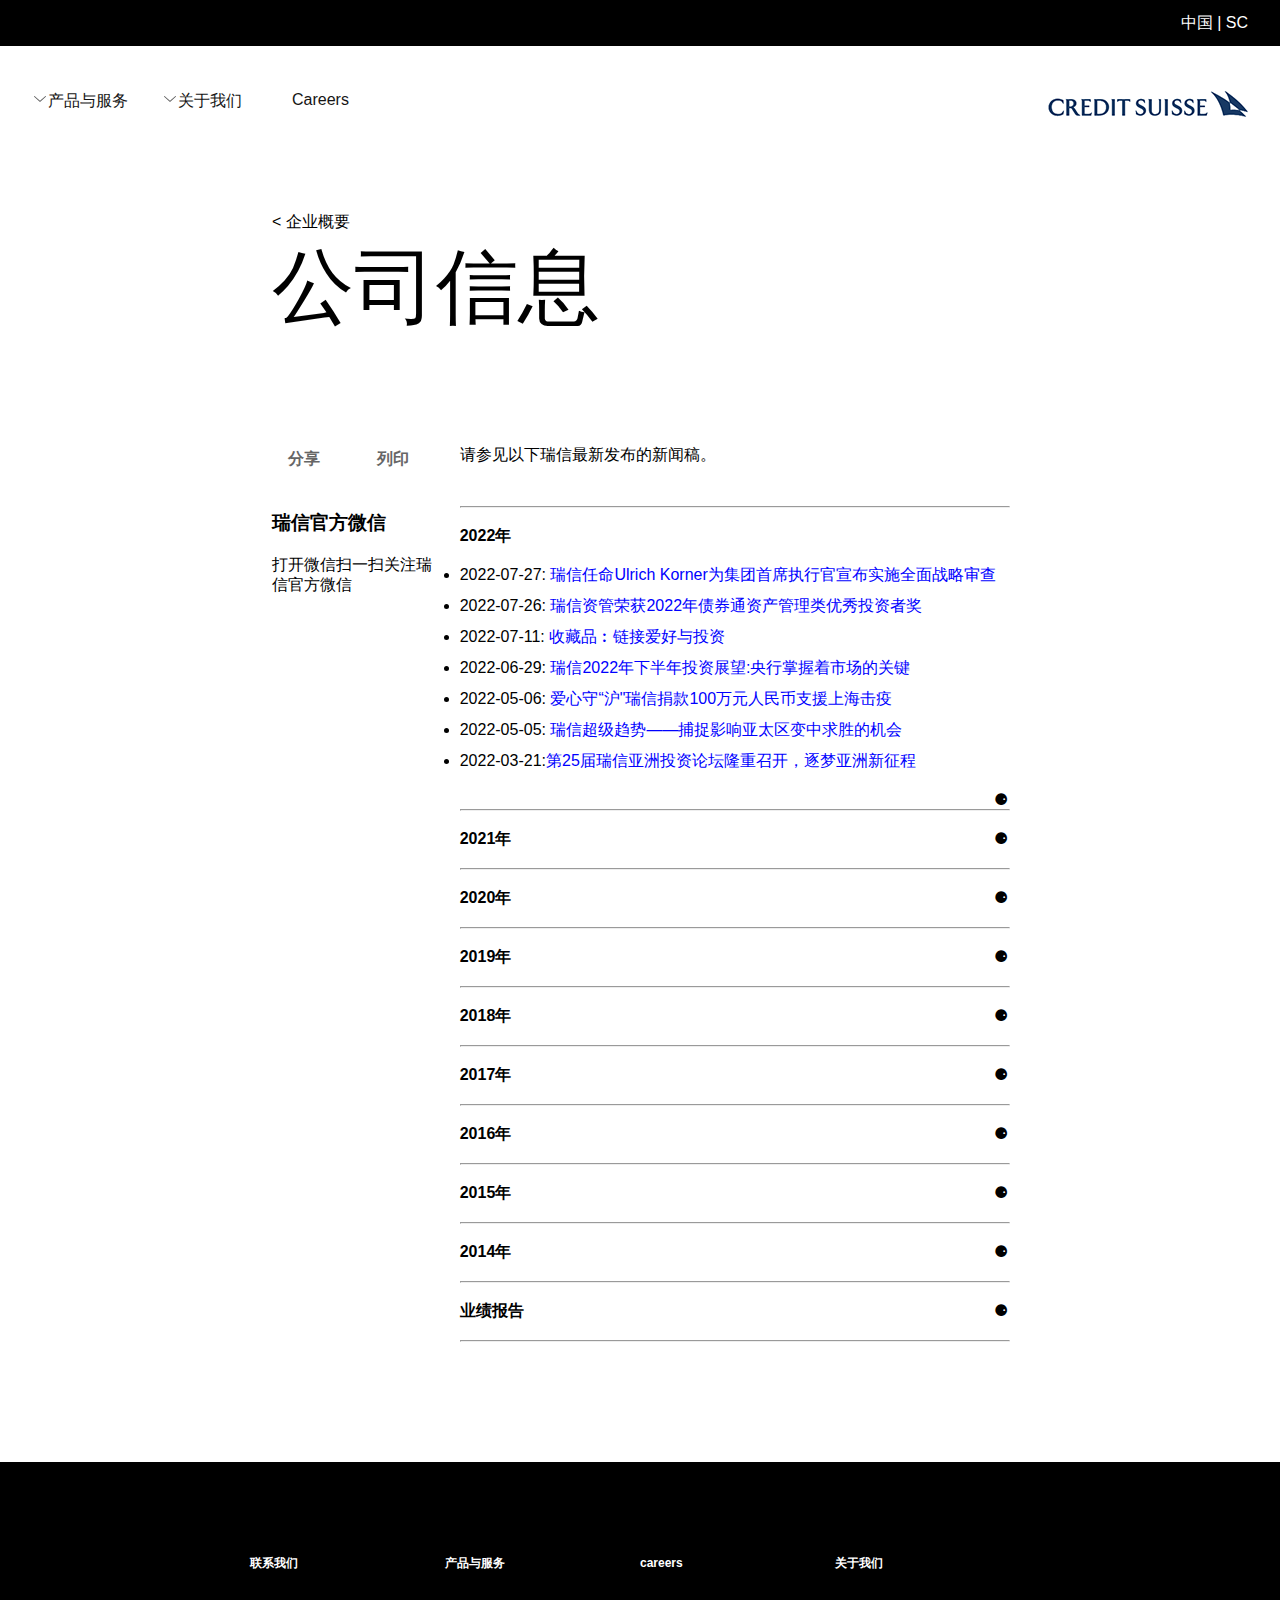
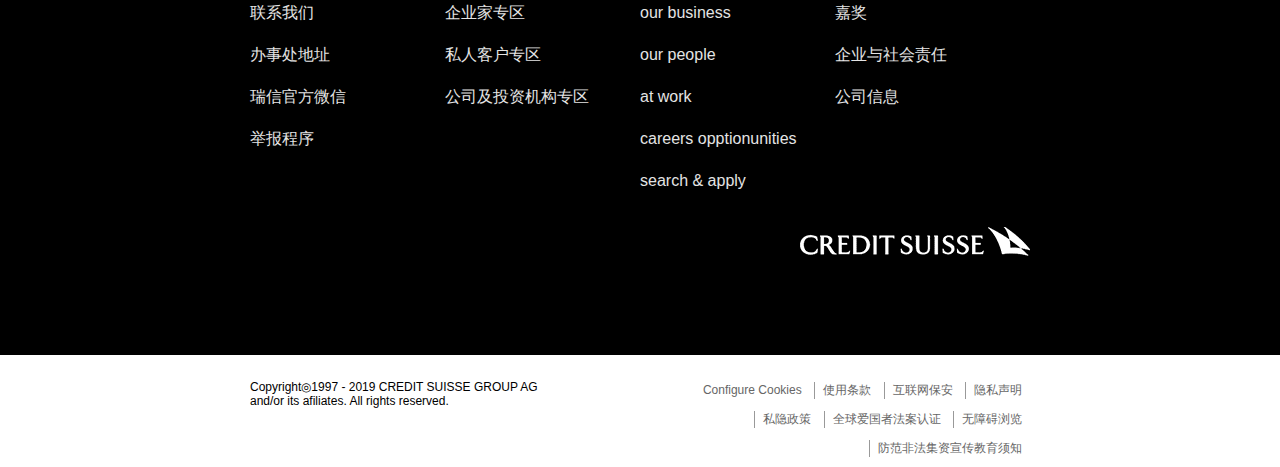
<file: xinxi.html>
<!DOCTYPE html>
<html lang="en">

<head>
    <meta charset="UTF-8">
    <meta http-equiv="X-UA-Compatible" content="IE=edge">
    <meta name="viewport" content="width=device-width, initial-scale=1.0">
    <title>信息</title>
    <link rel="stylesheet" href="/css/public.css">
    <link rel="stylesheet" href="/css/xinxi.css">
    <script type="text/javascript" src="./js/jquery-3.4.1.min.js"></script>
    <script src="./js/nav.js"></script>
</head>
<div class="container">
    <header>
        <div class="topnav">
            <a href="#">中国 | SC</a>
        </div>
        <div class="mainnav">
            <nav>
                <!-- <ul>
                    <li><span></span><a href="#">产品与服务</a></li>
                    <li><span></span><a href="#">关于我们</a></li>
                    <li><a href="#">Careers</a></li>
                </ul> -->
                <ul class="u2">
                    <li><span></span><a href="#">产品与服务</a>
                        <ul class="subnav">
                            <li><a href="./touzi.html">公司及投资机构</a></li>
                            <li><a href="./index.html">企业家</a></li>
                            <li><a href="./kehu.html">私人客户</a></li>
                        </ul>

                    </li>
                    <li><span></span><a href="#">关于我们</a>
                        <ul class="subnav">
                            <li><a href="./xinxi.html">公司信息</a></li>
                            <li><a href="./shichang.html">市场前瞻</a></li>
                            <li><a href="./zanzhu1.html">赞助合作</a></li>
                        </ul>
                    </li>
                    <li><a href="#">Careers</a></li>
                </ul>

            </nav>
            <a class="mainmenu" href="#">menu</a>
            <div class="logo">
                <img src="images/logo.gif" alt="">
            </div>
        </div>
    </header>
    <main>
        <div class="menulink">&lt; <a href="#" class="a1">企业概要</a></div>
        <div class="entr clearfix">
            <h2 class="bigtitle">公司信息</h2>
            <nav class="news-menu">
                <a href="#" class="share">分享</a><a href="#" class="listprint">列印</a>
                <h3>瑞信官方微信</h3>
                <p class="weixin">打开微信扫一扫关注瑞信官方微信</p>
            </nav>
            <br>
            <!-- <div class="main-bot-left">

            </div> -->
            <div class="content">
                <p class="xinwengao">请参见以下瑞信最新发布的新闻稿。</p>
                <hr>
                <div class="liebiao">
                    <div class="erling">
                        <div class="left1">
                            <h4>2022年</h4>
                            <ul>
                                <li>2022-07-27:<a> 瑞信任命Ulrich Korner为集团首席执行官宣布实施全面战略审查</a></li>
                                <li>2022-07-26:<a> 瑞信资管荣获2022年债券通资产管理类优秀投资者奖</a></li>
                                <li>2022-07-11:<a> 收藏品︰链接爱好与投资</a></li>
                                <li>2022-06-29:<a> 瑞信2022年下半年投资展望:央行掌握着市场的关键</a></li>
                                <li>2022-05-06:<a> 爱心守“沪"瑞信捐款100万元人民币支援上海击疫</a></li>
                                <li>2022-05-05:<a> 瑞信超级趋势――捕捉影响亚太区变中求胜的机会</a></li>
                                <li class="jianju">2022-03-21:<a>第25届瑞信亚洲投资论坛隆重召开，逐梦亚洲新征程</a></li>
                            </ul>
                        </div>
                        <div class="right1">
                            &#9864;
                        </div>
                    </div>
                    <hr>
                    <div class="erling">
                        <div class="left1">
                            <h4>2021年</h4>
                        </div>
                        <div class="right1">
                            &#9864;
                        </div>
                    </div>
                    <hr>
                    <div class="erling">
                        <div class="left1">
                            <h4>2020年</h4>
                        </div>
                        <div class="right1">
                            &#9864;
                        </div>
                    </div>
                    <hr>
                    <div class="erling">
                        <div class="left1">
                            <h4>2019年</h4>
                        </div>
                        <div class="right1">
                            &#9864;
                        </div>
                    </div>
                    <hr>
                    <div class="erling">
                        <div class="left1">
                            <h4>2018年</h4>
                        </div>
                        <div class="right1">
                            &#9864;
                        </div>
                    </div>
                    <hr>
                    <div class="erling">
                        <div class="left1">
                            <h4>2017年</h4>
                        </div>
                        <div class="right1">
                            &#9864;
                        </div>
                    </div>
                    <hr>
                    <div class="erling">
                        <div class="left1">
                            <h4>2016年</h4>
                        </div>
                        <div class="right1">
                            &#9864;
                        </div>
                    </div>
                    <hr>
                    <div class="erling">
                        <div class="left1">
                            <h4>2015年</h4>
                        </div>
                        <div class="right1">
                            &#9864;
                        </div>
                    </div>
                    <hr>
                    <div class="erling">
                        <div class="left1">
                            <h4>2014年</h4>
                        </div>
                        <div class="right1">
                            &#9864;
                        </div>
                    </div>
                    <hr>
                    <div>
                        <div class="erling">
                            <div class="left1">
                                <h4>业绩报告</h4>
                            </div>
                            <div class="right1">
                                &#9864;
                            </div>
                        </div>
                    </div>
                    <hr class="zuihou">
                </div>
            </div>
    </main>
    <footer>
        <div class="footer-top">
            <div class="inner clearfix">
                <ul>
                    <li>
                        <h4>联系我们</h4>
                    </li>
                    <li><a href="#">联系我们</a></li>
                    <li><a href="#">办事处地址</a></li>
                    <li><a href="#">瑞信官方微信</a></li>
                    <li><a href="#">举报程序</a></li>
                </ul>
                <ul>
                    <li>
                        <h4>产品与服务</h4>
                    </li>
                    <li><a href="#">企业家专区</a></li>
                    <li><a href="#">私人客户专区</a></li>
                    <li><a href="#">公司及投资机构专区</a></li>
                </ul>
                <ul>
                    <li>
                        <h4>careers</h4>
                    </li>
                    <li><a href="#">our business</a></li>
                    <li><a href="#">our people</a></li>
                    <li><a href="#">at work</a></li>
                    <li><a href="#">careers opptionunities</a></li>
                    <li><a href="#">search & apply</a></li>
                </ul>
                <ul>
                    <li>
                        <h4>关于我们</h4>
                    </li>
                    <li><a href="#">嘉奖</a></li>
                    <li><a href="#">企业与社会责任</a></li>
                    <li><a href="#">公司信息</a></li>
                </ul>
                <img src="images/logo-zh.gif" alt="" class="logobot">
            </div>
        </div>
        <div class="footer-bot">
            <div class="inner">
                <div class="copyright">Copyright◎1997 - 2019 CREDIT SUISSE GROUP AG and/or its afiliates. All rights
                    reserved.</div>
                <div class="sitemap">
                    <ul>
                        <li><a href="#">Configure Cookies</a></li>
                        <li><a href="#">使用条款</a></li>
                        <li><a href="#">互联网保安</a></li>
                        <li><a href="#">隐私声明</a></li>
                        <li><a href="#">私隐政策</a></li>
                        <li><a href="#">全球爱国者法案认证</a></li>
                        <li><a href="#">无障碍浏览</a></li>
                        <li><a href="#">防范非法集资宣传教育须知</a></li>
                    </ul>
                </div>
            </div>
        </div>
    </footer>
</div>

<body>

</body>

</html>
</file>
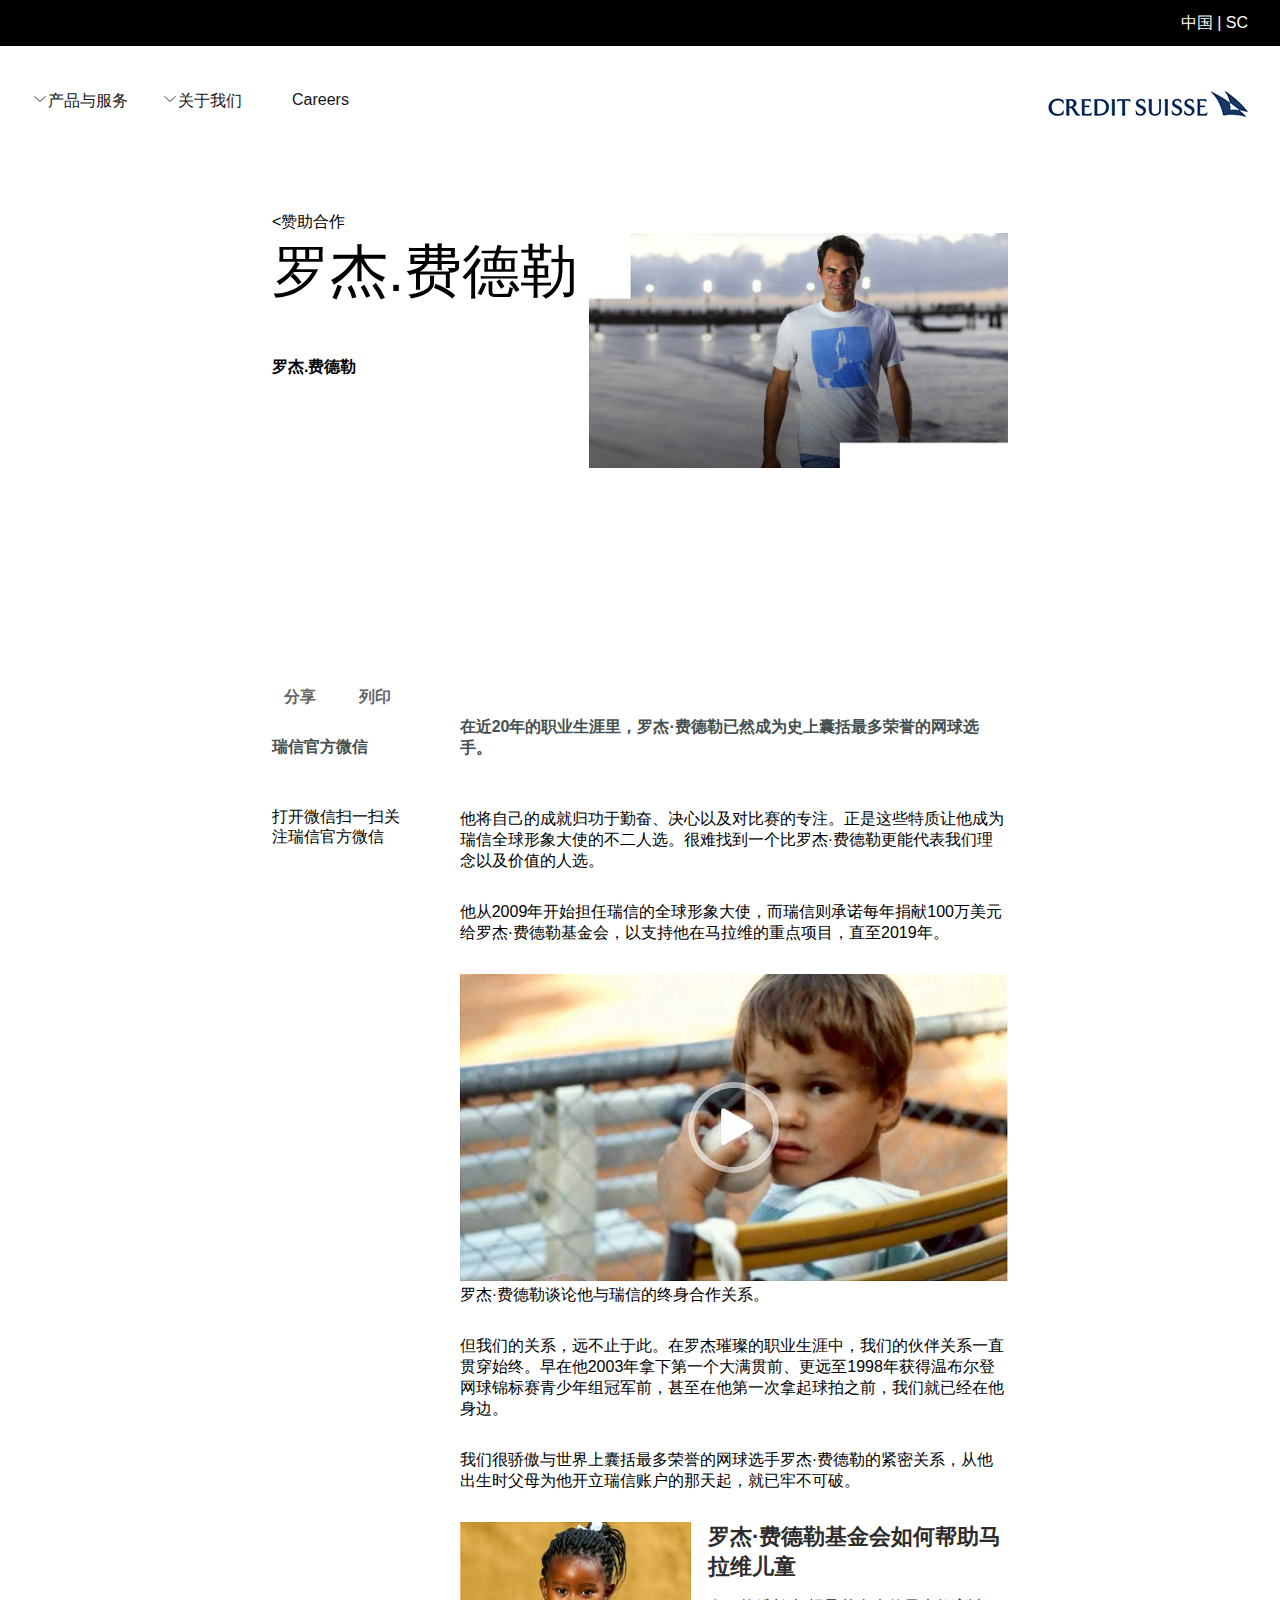
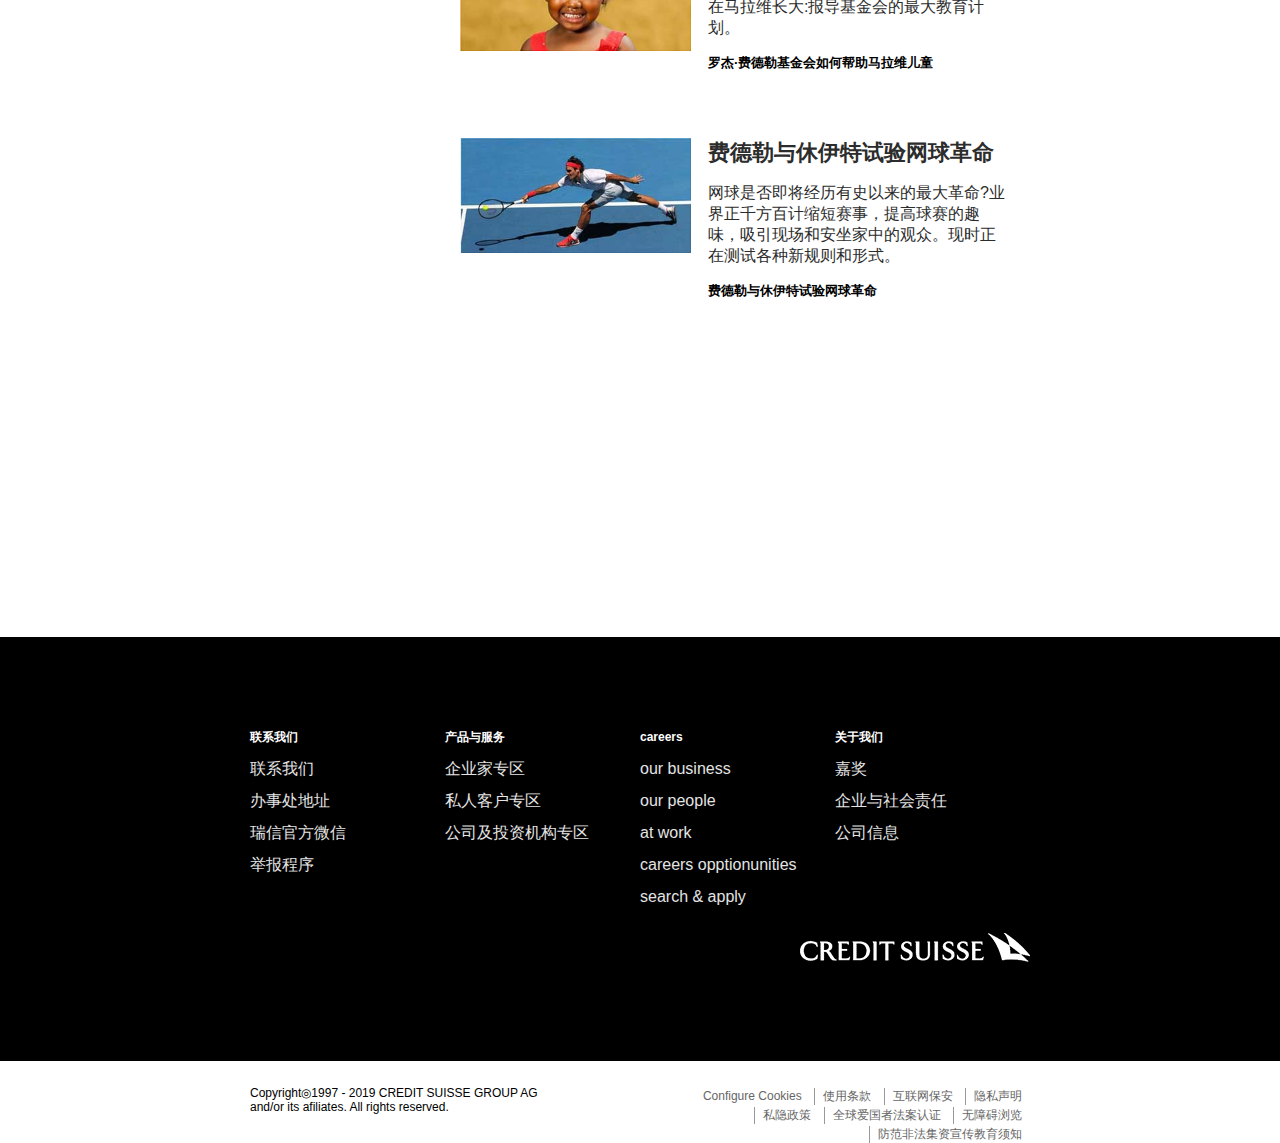
<file: zanzhu1.html>
<!DOCTYPE html>
<html lang="en">

<head>
    <meta charset="UTF-8">
    <meta http-equiv="X-UA-Compatible" content="IE=edge">
    <meta name="viewport" content="width=device-width, initial-scale=1.0">
    <title>赞助合作</title>
    <link rel="stylesheet" href="/css/public.css">
    <link rel="stylesheet" href="/css/zanzhu.css">
    <script type="text/javascript" src="./js/jquery-3.4.1.min.js"></script>
    <script src="./js/nav.js"></script>
</head>

<body>
    <div class="container">
        <header>
            <div class="topnav">
                <a href="#">中国 | SC</a>
            </div>
            <div class="mainnav">
                <nav>
                    <!-- <ul>
                        <li><span></span><a href="#">产品与服务</a></li>
                        <li><span></span><a href="#">关于我们</a></li>
                        <li><a href="#">Careers</a></li>
                    </ul> -->

                    <ul>
                        <li><span></span><a href="#">产品与服务</a>
                            <ul class="subnav">
                                <li><a href="./touzi.html">公司及投资机构</a></li>
                                <li><a href="./index.html">企业家</a></li>
                                <li><a href="./kehu.html">私人客户</a></li>
                            </ul>

                        </li>
                        <li><span></span><a href="#">关于我们</a>
                            <ul class="subnav">
                                <li><a href="./xinxi.html">公司信息</a></li>
                                <li><a href="./shichang.html">市场前瞻</a></li>
                                <li><a href="./zanzhu1.html">赞助合作</a></li>
                            </ul>
                        </li>
                        <li><a href="#">Careers</a></li>
                    </ul>
                </nav>
                <a class="mainmenu" href="#">menu</a>
                <div class="logo">
                    <img src="images/logo.gif" alt="">
                </div>
            </div>
        </header>
        <main>
            <div class="menulink">&lt;赞助合作</div>
            <div class="feidel">
                <div class="sponsor-name">
                    <h2>罗杰.费德勒</h2>
                    <h4>罗杰.费德勒</h4>
                </div>
                <div class="tupian">
                    <img src="images/zanzhu1.jpg" alt="">
                </div>
            </div>
            <div class="main-bot clearfix">
                <div class="wx-box">
                    <nav class="news-menu">
                        <a href="#" class="share">分享</a><a href="#" class="listprint">列印</a>
                        <h4>瑞信官方微信</h4>
                        <p class="dakai">打开微信扫一扫关注瑞信官方微信</p>
                    </nav>

                </div>
                <div class="content">
                    <h4>在近20年的职业生涯里，罗杰·费德勒已然成为史上囊括最多荣誉的网球选手。</h4>
                    <p class="p2">他将自己的成就归功于勤奋、决心以及对比赛的专注。正是这些特质让他成为瑞信全球形象大使的不二人选。很难找到一个比罗杰·费德勒更能代表我们理念以及价值的人选。</p>
                    <p class="p3">他从2009年开始担任瑞信的全球形象大使，而瑞信则承诺每年捐献100万美元给罗杰·费德勒基金会，以支持他在马拉维的重点项目，直至2019年。</p>
                    <img src="images/zanzhu2.jpg" alt="">
                    <p>罗杰·费德勒谈论他与瑞信的终身合作关系。</p>
                    <p>但我们的关系，远不止于此。在罗杰璀璨的职业生涯中，我们的伙伴关系一直贯穿始终。早在他2003年拿下第一个大满贯前、更远至1998年获得温布尔登网球锦标赛青少年组冠军前，甚至在他第一次拿起球拍之前，我们就已经在他身边。
                    </p>
                    <p>我们很骄傲与世界上囊括最多荣誉的网球选手罗杰·费德勒的紧密关系，从他出生时父母为他开立瑞信账户的那天起，就已牢不可破。</p>
                    <div class="main-bot-right">
                        <ul class="picnews clearfix">
                            <li class="clearfix">
                                <div class="picbox">
                                    <img src="images/zanzhu3.jpg" alt="">
                                </div>
                                <div class="txtbox">
                                    <p class="fdl">罗杰·费德勒基金会如何帮助马拉维儿童</p>
                                    <p class="ertong">在马拉维长大:报导基金会的最大教育计划。</p>
                                    <h5>罗杰·费德勒基金会如何帮助马拉维儿童</h5>
                                </div>
                            </li>
                            <li class="clearfix">
                                <div class="picbox">
                                    <img src="images/zanzhu4.jpg" alt="">
                                </div>
                                <div class="txtbox">
                                    <p class="fdl">费德勒与休伊特试验网球革命</p>
                                    <p class="ertong">
                                        网球是否即将经历有史以来的最大革命?业界正千方百计缩短赛事，提高球赛的趣味，吸引现场和安坐家中的观众。现时正在测试各种新规则和形式。</p>
                                    <h5>费德勒与休伊特试验网球革命</h5>
                                </div>
                            </li>
                        </ul>
                    </div>
                </div>
            </div>
        </main>
        <footer>
            <div class="footer-top">
                <div class="inner clearfix">
                    <ul>
                        <li>
                            <h4>联系我们</h4>
                        </li>
                        <li><a href="#">联系我们</a></li>
                        <li><a href="#">办事处地址</a></li>
                        <li><a href="#">瑞信官方微信</a></li>
                        <li><a href="#">举报程序</a></li>
                    </ul>
                    <ul>
                        <li>
                            <h4>产品与服务</h4>
                        </li>
                        <li><a href="#">企业家专区</a></li>
                        <li><a href="#">私人客户专区</a></li>
                        <li><a href="#">公司及投资机构专区</a></li>
                    </ul>
                    <ul>
                        <li>
                            <h4>careers</h4>
                        </li>
                        <li><a href="#">our business</a></li>
                        <li><a href="#">our people</a></li>
                        <li><a href="#">at work</a></li>
                        <li><a href="#">careers opptionunities</a></li>
                        <li><a href="#">search & apply</a></li>
                    </ul>
                    <ul>
                        <li>
                            <h4>关于我们</h4>
                        </li>
                        <li><a href="#">嘉奖</a></li>
                        <li><a href="#">企业与社会责任</a></li>
                        <li><a href="#">公司信息</a></li>
                    </ul>
                    <img src="images/logo-zh.gif" alt="" class="logobot">
                </div>
            </div>
            <div class="footer-bot">
                <div class="inner">
                    <div class="copyright">Copyright◎1997 - 2019 CREDIT SUISSE GROUP AG and/or its afiliates. All rights
                        reserved.
                    </div>
                    <div class="sitemap">
                        <ul>
                            <li><a href="#">Configure Cookies</a></li>
                            <li><a href="#">使用条款</a></li>
                            <li><a href="#">互联网保安</a></li>
                            <li><a href="#">隐私声明</a></li>
                            <li><a href="#">私隐政策</a></li>
                            <li><a href="#">全球爱国者法案认证</a></li>
                            <li><a href="#">无障碍浏览</a></li>
                            <li><a href="#">防范非法集资宣传教育须知</a></li>
                        </ul>
                    </div>
                </div>
            </div>
        </footer>
    </div>
</body>

</html>
</file>
<file: css/public.css>
/* 公共样式 */
* {
    margin: 0;
    padding: 0;
}

html {
    font-size: 10px;
}

.clearfix:before,
.clearfix:after {
    display: block;
    content: "";
}

.clearfix:after {
    clear: both;
}


.entr .bigtitle {
    font-size: 8.2rem;
    font-weight: normal;
    margin-bottom: 8.4rem;
}

/* .clearfix {zoom: 1;} 针对ie6及其以下版本浏览器做兼容*/
a {
    text-decoration: none;
}

body {
    font-family: arial, verdana, "PingFang SC", "Heiti SC", "Microsoft YaHei", sans-serif;
    font-size: 1.6rem;
}

ul {
    margin: 0;
    list-style: none;
}

header,
main,
footer,
.banner {
    width: 100%;
    box-sizing: border-box;
}


/* 头部样式 */
.topnav {
    height: 46px;
    background-color: #000;
    text-align: right;
    padding: 0 3.2rem;
    line-height: 4.6rem;
}

.topnav a {
    text-decoration: none;
    color: #fff;
}

.mainnav {
    height: 46px;
    margin-top: 4.5rem;
    margin-bottom: 7.5rem;
    padding: 0 3.2rem;
}

.mainmenu {
    display: none;
}

.mainnav nav {
    width: 400px;
    height: 46px;
    float: left;
}

.mainnav>nav>ul>li {
    list-style: none;
    float: left;
    width: 100px;
    margin-right: 30px;
    /*主菜单 参照物，自身的东西参照*/
    position: relative;
}

.mainnav nav li a {
    text-decoration: none;
    color: #151515;
    /* padding: 10px 0px; */
    padding: 5px 0;
}

.mainnav>nav>ul>li>a:hover {
    color: red;
    border-bottom: 2px solid #000;
}

.mainnav nav li span {
    background-image: url(/images/xialajiantou.svg);
    width: 16px;
    height: 21px;
    display: inline-block;
    background-size: contain;
    vertical-align: middle;
}

.logo {
    width: 200px;
    height: 25px;
    float: right;
}

.subnav {
    width: 140px;
    background-color: #ddd;
    /* 子菜单 不被盖住，能显示 绝对定位，还要设置参照物 */
    position: absolute;
    left: 0;
    top: 28px;

}

.subnav li {
    line-height: 2em;
    padding: 0 10px;
}

.subnav li:hover {
    background-color: #eee;
}

.mainnav .subnav a {
    color: #555;
}



/* .banner样式 */
.banner {
    padding: 0 32px;
}

.banner img {
    width: 100%;
}



/* 主体结构样式*/
main {
    width: 62.5%;
    /*1200/1920*/
    max-width: 1200px;
    margin-left: auto;
    margin-right: auto;
    padding: 0 32px 60px;
}

main h2 {
    font-size: 5.8rem;
    font-weight: normal;
    margin-bottom: 4.6rem;
}

.entr .news-menu {
    /*17.5  19*/
    width: 23%;
    height: 36rem;
    float: left;
    line-height: 4em;
}

.news-menu ul {
    border-left: 1px solid #ccc;
    padding-left: 20px;
}

.news-menu a {
    color: #7e7e7e;
    text-decoration: none;
}

.news-menu .share {
    margin-left: 9.5238%;
    margin-right: 33.3333%;
}

.news-menu .share,
.news-menu .listprint {
    color: #666;
    font-weight: bold;
}

.content {
    width: 74.5%;
    float: right;
}

ul.picnews li {
    margin-bottom: 6.6rem;
}

.picbox {
    width: 42.1524%
        /*376/892*/
    ;
    float: left;
}

.picbox img {
    width: 100%;
}

ul.tigong li {
    line-height: 3em;
    list-style-type: square;
    list-style-position: inside;
}

ul.tigong li a {
    color: #666;
    text-decoration: none;
}

.txtbox {
    width: 54.7085%
        /*488/892*/
    ;
    float: right;

}

.txtbox h4 {
    font-size: 3.2rem;
    font-weight: normal;
}

.txtbox a {
    color: #000;
    text-decoration: none;
    font-weight: bold;
}

.txtbox p {
    color: #2c2c2c;
}




main img {
    width: 100%;
}

/* 底部样式 */
footer {
    background-color: #000;
}

.footer-top {
    padding-top: 64px;
    padding-bottom: 98px;
}

.inner {
    width: 62.5%;
    /*1200/1920*/
    margin-left: auto;
    margin-right: auto;
    padding: 0 10px;
    box-sizing: border-box;
}

.footer-top .inner ul {
    width: 25%;
    float: left;
    line-height: 2em;
    padding: 20px 0;
}

.footer-top .inner ul:nth-child(4) {
    margin-right: 0;
}

.footer-top li h4 {
    color: #fff;
    font-size: 1.2rem;
}

.footer-top li a {
    color: #e4e4e4;
}

.logobot {
    clear: left;
    float: right;
}


.copyright {
    width: 37.3333%;
    float: left;
    padding: 25px 0;
    font-size: 1.2rem;
}

.sitemap {
    width: 51.4166%;
    height: 57px;
    float: right;
    text-align: right;
    padding-top: 25px;
}

.sitemap li {
    border-left: 1px solid #999;
    padding: 0 8px;
    display: inline-block;
    font-size: 1.2rem;
}

.sitemap li:first-child {
    border: none;
}

.sitemap li a {
    color: #666;
}

/* .footer-bot .inner {width: 1200px;} */
</file>
<file: css/kehu.css>
.content .our,
.content .ours,
.content .quanqiu {
    margin-bottom: 5.6rem;
}

.leibiao {
    width: 74.3333%;
    /*892/1200*/
    float: right;
}

.leibiao>p {
    margin-bottom: 80px;
}

.leibiao .jiangxiang {
    font-size: 24px;
    margin-bottom: 0px;
}

.leibiao .liaojie {
    color: black;
}

.main-bot {
    margin-top: 6.6rem;
}

.main-bot .lianxi {
    margin-top: 2.4rem;
    margin-bottom: 2.4rem;
}

/*ul.tigong li a*/
a {
    color: black;
}


.main-bot-left {
    width: 18.5%;
    height: 350px;
    float: left;
}

.main-bot-right {
    width: 74.3333%;
    /*892/1200*/

    float: right;
}

.main-bot-right>p {
    margin-bottom: 80px;
}

.main-bot-right .ruixin {
    margin-top: 3rem;
    margin-bottom: 3rem;
}

.main-bot-right .erling {
    margin-top: 0px;
    margin-bottom: 18px;
    padding-left: 3rem;
    padding-right: 2rem;
}

.main-bot-right .hezi {
    margin-top: 2rem;
    padding-top: 2rem;
    padding-left: 3rem;
    margin-bottom: 2rem;
    font-size: 36px;
}

.main-bot-right .liaojie {
    padding-left: 3rem;
}

.main-bot-right .div2 {
    margin-top: 6rem;
}

.main-bot-right .div3 {
    margin-top: 10rem;
}

.main-bot-right .picbox {
    float: left;
    margin-top: 1rem;
}

.main-bot-right .txtbox {
    float: right;
}

.main-bot-right .tuwen,
.main-bot-right .zuihou {
    padding: 8rem;
}

.main-bot-right .anquan,
.content .quanqiu {
    font-size: 38px;
}

.main-bot-right .qidai {
    margin: 1rem 0rem;
}

.div1,
.div2,
.div3 {
    background-color: rgb(243, 240, 237);
    height: 302px;
}

a.contact {
    padding: 20px 30.33%;
    background-color: #000;
    color: #fff;
    display: inline-block;
}

p {
    color: black;
}

ul.picnews p {
    margin: 1rem 0rem;
}


@media screen and (max-width:1024px) {
    main {
        width: 100%;
        padding: 20px;
        box-sizing: border-box;
        -webkit-box-sizing: border-box;
        -moz-box-sizing: border-box;
        -ms-box-sizing: border-box;
    }

    .main-bot-right,
    .main-bot-left {
        width: 100%;
        float: none;
    }

    main h2 {
        font-size: 2.8rem;
    }

    .txtbox h4 {
        font-size: 2.8rem;
    }

    .inner {
        width: 100%;
        padding: 0 20px;
    }

    a.contact {
        padding: 20px 10%;
    }

}



@media screen and (max-width: 500px) {

    /* .mainnav nav {width: 20.8333%;} */
    html {
        font-size: 5px;
    }

    p {
        font-size: 3rem;
    }

    /* 
    main {
        width: 100%;
        box-sizing: border-box;
        -webkit-box-sizing: border-box;
    } */



    .mainnav {
        padding: 0;
        margin-top: 0;
        margin-bottom: 5rem;
    }

    .mainnav nav,
    .topnav {
        display: none;
    }

    .mainmenu {
        display: inline-block;
        padding: 30px;
        background-color: #000;
        color: #fff;
    }

    .logo {
        margin-top: 25px;
    }

    .banner {
        padding: 0;
    }

    .entr .news-menu {
        width: 100%;
        height: 16rem;
    }

    .news-menu ul {
        display: none;
    }

    .news-nav li {
        padding: 1.6rem 1.2rem;
    }


    .content,
    .copyright,
    .sitemap {
        float: none;
        width: 100%;
        padding: 0;
    }

    /*两端对齐*/
    .txtbox {
        width: 100%;
        text-align: justify;
    }

    .main-bot-right .picbox {
        width: 100%;
    }

    /* .main-bot-right {
        width: 100%;
    } */
    .main-bot-right ul.tigong li {
        font-size: 2.8rem;
    }

    .entr .bigtitle {
        margin-bottom: 4rem;
    }

    .footer-top,
    .footer-bot {
        padding: 0 10px;
    }

    .footer-top .inner ul {
        float: none;
        width: 100%;
        margin: 0;
        font-size: 3rem;
    }

    .footer-bot .sitemap {
        text-align: center;
    }

    .cotyright {
        margin: 1rem 0;
    }

    /* .inner {
        width: 100%;
    }

    .main-bot-left {
        width: 100%;
    } */

}
</file>
<file: css/shichang.css>
.topnav .a1 {
    margin-right: 44px;
}

.content .left {
    float: left;
}

.content .right {
    float: right;
    margin-bottom: 1rem;
}

ul.picnews li {
    margin-bottom: 3rem;

}

.txtbox .txt {
    font-size: 32px;
    margin-top: 1rem;
    margin-bottom: 1.8rem;
}

.textbox {
    margin-top: 3rem;
}

hr {
    width: 100%;
    margin-top: 0rem;
    margin-bottom: 3rem;
}

.content .right span {
    background-image: url(/images/xialajiantou.svg);
    width: 16px;
    height: 21px;
    display: inline-block;
    background-size: contain;
    vertical-align: middle;
}

.zuihou {
    height: 44px;
    text-align: center;
}

.zuihou .cont {
    text-align: center;
}

.xiala-left {
    width: 38px;
    height: 38px;
    float: left;
}

.xiala-right {
    width: 38px;
    height: 38px;
    float: right;
}



@media screen and (max-width:1024px) {
    main {
        width: 100%;
        /*1*/
        padding: 20px;
        box-sizing: border-box;
        -webkit-box-sizing: border-box;
        -moz-box-sizing: border-box;
        -ms-box-sizing: border-box;
    }

    .main-bot-right,
    .main-bot-left {
        width: 100%;
        float: none;
    }

    main h2 {
        font-size: 2.8rem;
    }

    .inner {
        width: 100%;
        padding: 0 20px;
    }
}





@media screen and (max-width: 500px) {
    html {
        font-size: 5px;
    }

    p {
        font-size: 3rem;
    }

    /* main {
        width: 100%;
        box-sizing: border-box;
        -webkit-box-sizing: border-box;
    } */

    .mainnav {
        padding: 0;
        margin-top: 0;
        margin-bottom: 5rem;
    }

    .mainnav nav,
    .topnav {
        display: none;
    }

    .mainmenu {
        display: inline-block;
        padding: 30px;
        background-color: #000;
        color: #fff;
    }

    .logo {
        margin-top: 25px;
    }

    .banner {
        padding: 0;
    }

    /* .entr .news-menu {
        width: 100%;
        height: 16rem;
    } */



    /* .main-bot-right {
        width: 100%;
    } */

    .entr .news-menu {
        width: 100%;
        height: 16rem;
    }

    .content,
    .copyright,
    .sitemap {
        float: none;
        width: 100%;
        padding: 0;
    }

    .content .di {
        width: 100%;
    }

    /*
    .content .right {
        float: left;
    }
*/
    .txtbox {
        width: 100%;
        text-align: justify;
    }

    .main-bot-right .picbox {
        width: 100%;
    }

    .entr .bigtitle {
        margin-bottom: 4rem;
    }

    .footer-top,
    .footer-bot {
        padding: 0 10px;
    }

    .footer-bot .sitemap {
        text-align: center;
    }

    .cotyright {
        margin: 1rem 0;
    }
}
</file>
<file: css/touzi.css>
.content .our {
    margin-bottom: 5.6rem;
}

.leibiao {
    width: 74.3333%
        /*892/1200*/
    ;
    float: right;
}

.leibiao>p {
    margin-bottom: 80px;
}

.leibiao .jiangxiang {
    font-size: 24px;
    margin-bottom: 0px;
}

.leibiao .liaojie {
    color: black;
}

.main-bot {
    margin-top: 6.6rem;
}

.main-bot .lianxi {
    margin-top: 2.4rem;
    margin-bottom: 2.4rem;
}

/*ul.tigong li a*/
a {
    color: black;
}


.main-bot-left {
    width: 18.5%;
    height: 350px;
    float: left;
}

.main-bot-right {
    width: 74.3333%
        /*892/1200*/
    ;
    float: right;
}

.main-bot-right>p {
    margin-bottom: 80px;
}

.main-bot-right .ruixin {
    margin-top: 3rem;
    margin-bottom: 3rem;
}

.main-bot-right .erling {
    margin-top: 0px;
    margin-bottom: 18px;
    padding-left: 3rem;
    padding-right: 2rem;
}

.main-bot-right .hezi {
    margin-top: 2rem;
    padding-top: 2rem;
    padding-left: 3rem;
    margin-bottom: 2rem;
    font-size: 36px;
}

.main-bot-right .liaojie {
    padding-left: 3rem;
}

.main-bot-right .div2 {
    margin-top: 6rem;
}

.main-bot-right .div3 {
    margin-top: 10rem;
}

.main-bot-right .picbox {
    float: left;
    margin-top: 1rem;
}

.main-bot-right .txtbox {
    float: right;
}

.main-bot-right .tuwen,
.main-bot-right .zuihou {
    padding: 8rem;
}

.div1,
.div2,
.div3 {
    background-color: rgb(243, 240, 237);
    height: 302px;
}


a.contact {
    padding: 20px 30.33%;
    background-color: #000;
    color: #fff;
    display: inline-block;
}

p {
    color: black;
}

ul.picnews p {
    margin-top: 2rem;
    margin-bottom: 2rem;
}

.main-bot-right .qidai {
    margin: 1rem 0rem;
}



@media screen and (max-width:1024px) {
    main {
        width: 100%;
        /* 1 */
        padding: 20px;
        box-sizing: border-box;
        -webkit-box-sizing: border-box;
        -moz-box-sizing: border-box;
        -ms-box-sizing: border-box;
    }

    .main-bot-right,
    .main-bot-left {
        width: 100%;
        float: none;
    }

    .inner {
        width: 100%;
        padding: 0 20px;
    }

    a.contact {
        padding: 20px 10%;
    }

}






@media screen and (max-width: 500px) {

    /* .mainnav nav {width: 20.8333%;} */
    html {
        font-size: 5px;
    }

    p {
        font-size: 3rem;
    }

    /*1*/
    /* main {
        width: 100%;
        box-sizing: border-box;
        -webkit-box-sizing: border-box;
    } */



    .mainnav {
        padding: 0;
        margin-top: 0;
        margin-bottom: 5rem;
    }

    .mainnav nav,
    .topnav {
        display: none;
    }

    .mainmenu {
        display: inline-block;
        padding: 30px;
        background-color: #000;
        color: #fff;
    }

    .logo {
        margin-top: 25px;
    }

    .banner {
        padding: 0;
    }

    /*2*/
    .main-bot-right .picbox {
        width: 100%;
    }

    /*3*/
    /* .main-bot-right {
        width: 100%;
    } */

    .entr .news-menu {
        width: 100%;
        height: 16rem;
    }

    .news-menu ul {
        display: none;
    }



    .content {
        float: none;
        width: 100%;
        padding: 0;
    }



    /*两端对齐*/
    .txtbox {
        width: 100%;
        text-align: justify;
    }

    .main-bot-right ul.tigong li {
        font-size: 2.8rem;
    }

    .entr .bigtitle {
        margin-bottom: 4rem;
    }

    .footer-top,
    .footer-bot {
        padding: 0 10px;
    }

    .footer-top .inner ul {
        float: none;
        width: 100%;
        margin: 0;
        font-size: 3rem;
    }

    /*3*/
    /* .inner {
        width: 100%;
    } */

    /*4*/
    /* .main-bot-left {
        width: 100%;
    } */

}
</file>
<file: css/xinxi.css>
main .a1 {
    color: black;
}

.mainnav ul {
    list-style-type: none;
}

.news-menu p {
    line-height: 2rem;
}

.content .xinwengao {
    margin-bottom: 4rem;
}

hr {
    width: 100%;
}

a {
    text-decoration: none;
    color: blue;
}

h4 {
    margin-bottom: 1.8rem;
}

ul {
    list-style-type: disc;
}

ul li {
    margin-bottom: 1rem;
}

.content .erling {
    margin-top: 1.8rem;

}

.content .jianju {
    margin-bottom: 1.8rem;
}

.content .left1 {
    float: left;
}

.content .right1 {
    float: right;
}

.content .zuihou {
    margin-bottom: 6rem;
}


@media screen and (max-width:1024px) {
    main {
        width: 100%;
        /*1*/
        padding: 20px;
        box-sizing: border-box;
        -webkit-box-sizing: border-box;
        -moz-box-sizing: border-box;
        -ms-box-sizing: border-box;
    }

    main h2 {
        font-size: 2.8rem;
    }

    .inner {
        width: 100%;
        padding: 0 20px;
    }
}

@media screen and (max-width: 500px) {

    /* .mainnav nav {width: 20.8333%;} */
    html {
        font-size: 5px;
    }

    p {
        font-size: 3rem;
    }

    /* main {
        width: 100%;
        box-sizing: border-box;
        -webkit-box-sizing: border-box;
    } */

    .mainnav {
        padding: 0;
        margin-top: 0;
        margin-bottom: 5rem;
    }

    .mainnav nav,
    .topnav {
        display: none;
    }

    .mainmenu {
        display: inline-block;
        padding: 30px;
        background-color: #000;
        color: #fff;
    }

    .logo {
        margin-top: 25px;
    }

    .entr .news-menu {
        width: 100%;
        height: 16rem;
    }

    .entr .weixin {
        display: none;
    }

    /* .liebiao {
        width: 100%;
    }

      .liebiao .left1 {
        width: 100%;
    }

     .liebiao .right1 {
        width: 100%;
    }
*/
    /* .news-menu {
        width: 100%;
        height: 16rem;
    } */

    /*
    .news-menu ul {
        display: none;
    }

    .news-nav li {
        padding: 1.6rem 1.2rem;
    }
*/
    .content,
    .copyright,
    .sitemap {
        float: none;
        width: 100%;
        padding: 0;
    }

    /*
    .news-content img {
        width: 100%;
    }

    .news-nav {
        margin-bottom: 5rem;
        margin-top: 10rem;
    }

    /*两端对齐*/

    /*.left1 {
        width: 100%;
        text-align: justify;
    }
   

    .main-bot-right ul.tigong li {
        font-size: 2.8rem;
    }
 */
    .entr .bigtitle {
        margin-bottom: 4rem;
    }

    .footer-top,
    .footer-bot {
        padding: 0 10px;
    }

    .footer-top .inner ul {
        float: none;
        width: 100%;
        margin: 0;
        font-size: 3rem;
    }

    .footer-bot .sitemap {
        text-align: center;
    }

    .cotyright {
        margin: 1rem 0;
    }

    /* .inner {
        width: 100%;
    } */

}
</file>
<file: css/zanzhu.css>
/* .topnav {
    height: 46px;
} */

/* .mainnav {
    height: 46px;
    margin-top: 45px;
    margin-bottom: 75px;
} */

/* .mainnav nav {
    width: 390px;
    height: 46px;
    float: left;
} */

/* .logo {
    width: 200px;
    height: 25px;
    float: right;
} */

/* main {
    width: 1200px;
    margin-left: auto;
    margin-right: auto;
} */

.feidel {
    height: 454px;
    /* background-color: #93969d; */
    /* margin-bottom: 100px; */
}

/**/
.main-bot h4 {
    margin-top: 3rem;
    margin-bottom: 5rem;
    color: rgb(69, 80, 80);
}

.wx-box {
    /* 196 460*/
    width: 17.5%;
    height: 36rem;
    /* background-color: blue; */
    float: left;
    line-height: 2rem;
}

/* width: 720px; */
/*894*/
/* .content {
    width: 74.3333%;
    height: 800px;
    float: left;
    padding: 0;
    margin-left: 9%;
} */


.content p {
    margin-bottom: 3rem;
}

.main-bot {
    height: 1490px;
    /* background-color: antiquewhite; */
}

/* 
.footer-top {
    height: 440px;
} */


/* .inner {
    width: 1200px;
    margin-left: auto;
    margin-right: auto;
} */
/* .inner {
    width: 100%;
    padding: 0 20px;
} */


/* height: 300px; */
/* .footer-top .inner ul {
    width: 184px;

    margin-right: 122px;
    float: left;
} */


/* .footer-top .inner ul {
    float: none;
    width: 100%;
    margin: 0;
    font-size: 3rem;
} */


/*
.footer-top .inner div:last-child {
    margin-right: 0;
}
*/

/* .footer-bot {
    height: 82px;
} */

/* .copyright {
    width: 448px;
    height: 82px;
    float: left;
}


.sitemap {
    width: 620px;
    height: 82px;
    float: right;
} */

.sponsor-name {
    float: left;
}


.feidel .tupian {
    float: right;
    /* width: 648px; */
    width: 56.8820%;
    margin-top: 0px;
}


.main-bot-right .fdl {
    margin-top: 0px;
    margin-bottom: 1.5rem;
    font-size: 22px;
    font-weight: bold;
}


.main-bot-right .ertong {
    margin-bottom: 1.5rem;
}



@media screen and (max-width:1024px) {
    main {
        width: 100%;
        /*1*/
        height: 1680px;
        padding: 20px;
        box-sizing: border-box;
        -webkit-box-sizing: border-box;
        -moz-box-sizing: border-box;
        -ms-box-sizing: border-box;
    }

    .main-bot-right,
    .main-bot-left {
        width: 100%;
        float: none;
    }

    main h2 {
        font-size: 2.8rem;
    }

    .inner {
        width: 100%;
        padding: 0 20px;
    }

    /* .content,
    .copyright,
    .sitemap {
        float: none;
        width: 100%;
        padding: 0;
    } */
    /* .footer-top .inner ul {
        margin-right: 1rem;
    } */
    .main-bot {
        height: 169rem;
    }
}





@media screen and (max-width: 500px) {
    html {
        font-size: 5px;
    }

    p {
        font-size: 3rem;
    }

    /*1*/
    /* main {
        width: 100%;
        box-sizing: border-box;
        -webkit-box-sizing: border-box;
    } */

    /* main {
        width: 100%;
      
    padding: 20px;
    box-sizing: border-box;
    -webkit-box-sizing: border-box;
    -moz-box-sizing: border-box;
    -ms-box-sizing: border-box;
}*/

    .mainnav {
        padding: 0;
        margin-top: 0;
        margin-bottom: 5rem;
    }

    .mainnav nav,
    .topnav {
        display: none;
    }

    .mainmenu {
        display: inline-block;
        padding: 30px;
        background-color: #000;
        color: #fff;
    }

    .logo {
        margin-top: 25px;
    }

    .banner {
        padding: 0;
    }


    /* . .news-menu {
        width: 17.5%;
        height: 36rem;
        float: left;
        line-height: 4em;
    } */

    .wx-box .news-menu {
        width: 100%;
        height: 16rem;
        line-height: 3em;
    }

    .main-bot .dakai {
        display: none;
    }

    /*1*/
    /* .main-bot-right {
        width: 100%;
    } */
    /*2*/
    .main-bot .news-menu {
        width: 100%;
        height: 16rem;
    }

    .content,
    .copyright,
    .sitemap {
        float: none;
        width: 100%;
        padding: 0;
    }

    .txtbox {
        width: 100%;
        text-align: justify;
    }

    .main-bot-right .picbox {
        width: 100%;
    }

    .footer-top,
    .footer-bot {
        padding: 0 10px;
    }


    .footer-top .inner ul {
        float: none;
        width: 100%;
        margin: 0;
        font-size: 3rem;
    }

    .footer-bot .sitemap {
        text-align: center;
    }



    .cotyright {
        margin: 1rem 0;
    }

    .feidel {
        height: 35.4rem;
    }

    /* .inner {
        width: 100%;
    } */
}
</file>
